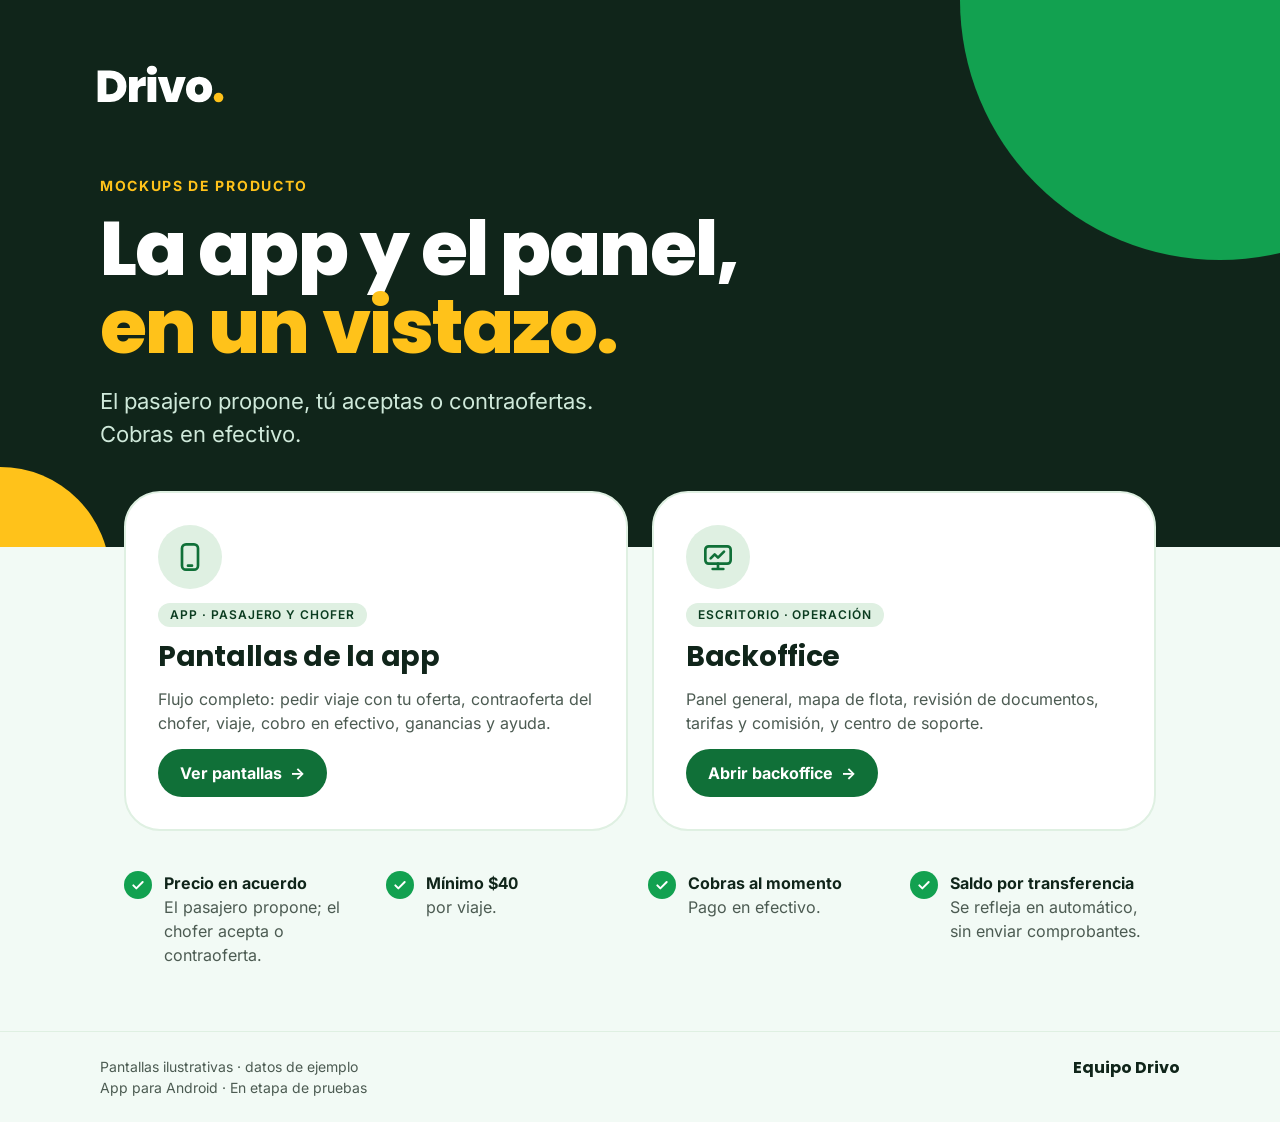
<file: index.html>
<!DOCTYPE html>
<html lang="es-MX" data-theme="light">
<head>
    <meta charset="UTF-8">
    <meta name="viewport" content="width=device-width, initial-scale=1.0">
    <title>Drivo · Mockups</title>
    <meta name="description" content="Mockups ilustrativos de la app Drivo y de su backoffice.">
    <link rel="icon" href="brand/logos/drivo-favicon.svg" type="image/svg+xml">
    <link rel="icon" href="brand/logos/drivo-favicon-32.png" sizes="32x32" type="image/png">
    <link rel="apple-touch-icon" href="brand/logos/drivo-favicon-192.png">
    <link rel="stylesheet" href="brand/drivo-tokens.css">
    <style>
        @font-face { font-family: 'Poppins'; font-weight: 700; font-display: swap; src: url(brand/fonts/Poppins-Bold.woff2) format('woff2'); }
        @font-face { font-family: 'Poppins'; font-weight: 800; font-display: swap; src: url(brand/fonts/Poppins-ExtraBold.woff2) format('woff2'); }
        @font-face { font-family: 'Inter'; font-weight: 400; font-display: swap; src: url(brand/fonts/Inter-400.woff2) format('woff2'); }
        @font-face { font-family: 'Inter'; font-weight: 600; font-display: swap; src: url(brand/fonts/Inter-600.woff2) format('woff2'); }
        @font-face { font-family: 'Inter'; font-weight: 700; font-display: swap; src: url(brand/fonts/Inter-700.woff2) format('woff2'); }

        * { margin: 0; padding: 0; box-sizing: border-box; }
        body { font: 400 18px/1.5 var(--drivo-font-text); color: var(--drivo-brand-night); background: var(--drivo-brand-niebla); }
        a { color: inherit; }
        :focus-visible { outline: 3px solid var(--drivo-green-700); outline-offset: 3px; border-radius: 12px; }

        .hero { position: relative; overflow: hidden; background: var(--drivo-brand-night); color: var(--drivo-neutral-0); padding: 56px 24px 96px; }
        .hero :focus-visible { outline-color: var(--drivo-brand-yellow); }
        .blob { position: absolute; border-radius: 50%; pointer-events: none; }
        .blob-green { width: 520px; height: 520px; right: -200px; top: -260px; }
        @media (max-width: 640px) { .blob-green { width: 240px; height: 240px; right: -140px; top: -150px; } }
        .wrap { max-width: 1080px; margin: 0 auto; position: relative; z-index: 1; }
        .logo { height: 56px; display: block; margin-left: -12px; }
        .kicker { font: 700 14px/20px var(--drivo-font-text); letter-spacing: .12em; text-transform: uppercase; color: var(--drivo-brand-yellow); margin: 64px 0 14px; }
        h1 { font: 800 clamp(40px, 7vw, 76px)/1.02 var(--drivo-font-display); letter-spacing: -.025em; max-width: 13ch; }
        h1 .y { color: var(--drivo-brand-yellow); }
        .lead { color: var(--drivo-brand-mint); font-size: clamp(18px, 2.2vw, 22px); max-width: 38ch; margin-top: 20px; }

        .cards { display: grid; grid-template-columns: repeat(auto-fit, minmax(300px, 1fr)); gap: 24px; margin-top: -56px; padding: 0 24px; }
        .card { display: flex; flex-direction: column; gap: 14px; background: var(--drivo-neutral-0); border: 2px solid var(--drivo-green-100); border-radius: var(--drivo-radius-2xl); padding: 32px; text-decoration: none; transition: transform var(--drivo-duration-short) var(--drivo-easing-standard), box-shadow var(--drivo-duration-short) var(--drivo-easing-standard); }
        .card:hover { transform: translateY(-3px); box-shadow: 0 18px 40px -20px rgba(16, 37, 26, .35); }
        .ico { width: 64px; height: 64px; border-radius: 50%; display: flex; align-items: center; justify-content: center; background: var(--drivo-green-100); flex: none; }
        .ico svg { width: 32px; height: 32px; }
        .card h2 { font: 700 28px/1.15 var(--drivo-font-display); letter-spacing: -.01em; }
        .card p { color: var(--drivo-neutral-600); font-size: 16px; }
        .card .go { margin-top: auto; display: inline-flex; align-items: center; gap: 8px; align-self: flex-start; min-height: 48px; padding: 12px 22px; border-radius: var(--drivo-radius-full); background: var(--drivo-green-700); color: var(--drivo-neutral-0); font: 700 16px/24px var(--drivo-font-text); }
        .tag { align-self: flex-start; font: 600 12px/16px var(--drivo-font-text); letter-spacing: .08em; text-transform: uppercase; color: var(--drivo-green-900); background: var(--drivo-green-100); border-radius: var(--drivo-radius-full); padding: 4px 12px; }

        .facts { display: grid; grid-template-columns: repeat(auto-fit, minmax(220px, 1fr)); gap: 16px; margin-top: 40px; padding: 0 24px; }
        .fact { display: flex; gap: 12px; align-items: flex-start; font-size: 16px; }
        .check { width: 28px; height: 28px; border-radius: 50%; background: var(--drivo-brand-green); display: flex; align-items: center; justify-content: center; flex: none; }
        .fact b { display: block; }
        .fact span { color: var(--drivo-neutral-600); }
        .pill-num { font-variant-numeric: tabular-nums; }

        footer { margin-top: 64px; border-top: 1px solid var(--drivo-green-100); padding: 24px; }
        footer .wrap { display: flex; flex-wrap: wrap; justify-content: space-between; gap: 12px; font-size: 14px; color: var(--drivo-neutral-600); }
        footer b { font: 700 16px/24px var(--drivo-font-display); color: var(--drivo-brand-night); }
    </style>
</head>
<body>
    <header class="hero">
        <div class="blob blob-green" style="background:var(--drivo-brand-green)"></div>
        <div class="blob" style="width:220px;height:220px;left:-110px;bottom:-140px;background:var(--drivo-brand-yellow)"></div>
        <div class="wrap">
            <img class="logo" src="brand/logos/drivo-logo-claro.svg" alt="Drivo">
            <p class="kicker">Mockups de producto</p>
            <h1>La app y el panel, <span class="y">en un vistazo.</span></h1>
            <p class="lead">El pasajero propone, tú aceptas o contraofertas. Cobras en efectivo.</p>
        </div>
    </header>

    <main class="wrap">
        <div class="cards">
            <a class="card" href="mockups.html">
                <span class="ico" aria-hidden="true"><svg viewBox="0 0 24 24" fill="none" stroke="#107038" stroke-width="2" stroke-linecap="round" stroke-linejoin="round"><rect x="6" y="2.5" width="12" height="19" rx="3"/><path d="M10.5 18.5h3"/></svg></span>
                <span class="tag">App · pasajero y chofer</span>
                <h2>Pantallas de la app</h2>
                <p>Flujo completo: pedir viaje con tu oferta, contraoferta del chofer, viaje, cobro en efectivo, ganancias y ayuda.</p>
                <span class="go">Ver pantallas <span aria-hidden="true">→</span></span>
            </a>
            <a class="card" href="backoffice.html">
                <span class="ico" aria-hidden="true"><svg viewBox="0 0 24 24" fill="none" stroke="#107038" stroke-width="2" stroke-linecap="round" stroke-linejoin="round"><rect x="2.5" y="4" width="19" height="13" rx="2.5"/><path d="M8 21h8M12 17v4M6.5 13l3-3 2.5 2.5 4.5-4.5"/></svg></span>
                <span class="tag">Escritorio · operación</span>
                <h2>Backoffice</h2>
                <p>Panel general, mapa de flota, revisión de documentos, tarifas y comisión, y centro de soporte.</p>
                <span class="go">Abrir backoffice <span aria-hidden="true">→</span></span>
            </a>
        </div>

        <div class="facts">
            <div class="fact"><span class="check" aria-hidden="true"><svg viewBox="0 0 24 24" width="16" height="16" fill="none" stroke="#fff" stroke-width="3" stroke-linecap="round" stroke-linejoin="round"><path d="M5 12.5l4.5 4.5L19 7.5"/></svg></span><div><b>Precio en acuerdo</b><span>El pasajero propone; el chofer acepta o contraoferta.</span></div></div>
            <div class="fact"><span class="check" aria-hidden="true"><svg viewBox="0 0 24 24" width="16" height="16" fill="none" stroke="#fff" stroke-width="3" stroke-linecap="round" stroke-linejoin="round"><path d="M5 12.5l4.5 4.5L19 7.5"/></svg></span><div><b class="pill-num">Mínimo $40</b><span>por viaje.</span></div></div>
            <div class="fact"><span class="check" aria-hidden="true"><svg viewBox="0 0 24 24" width="16" height="16" fill="none" stroke="#fff" stroke-width="3" stroke-linecap="round" stroke-linejoin="round"><path d="M5 12.5l4.5 4.5L19 7.5"/></svg></span><div><b>Cobras al momento</b><span>Pago en efectivo.</span></div></div>
            <div class="fact"><span class="check" aria-hidden="true"><svg viewBox="0 0 24 24" width="16" height="16" fill="none" stroke="#fff" stroke-width="3" stroke-linecap="round" stroke-linejoin="round"><path d="M5 12.5l4.5 4.5L19 7.5"/></svg></span><div><b>Saldo por transferencia</b><span>Se refleja en automático, sin enviar comprobantes.</span></div></div>
        </div>
    </main>

    <footer>
        <div class="wrap">
            <span>Pantallas ilustrativas · datos de ejemplo<br>App para Android · En etapa de pruebas</span>
            <b>Equipo Drivo</b>
        </div>
    </footer>
</body>
</html>
</file>
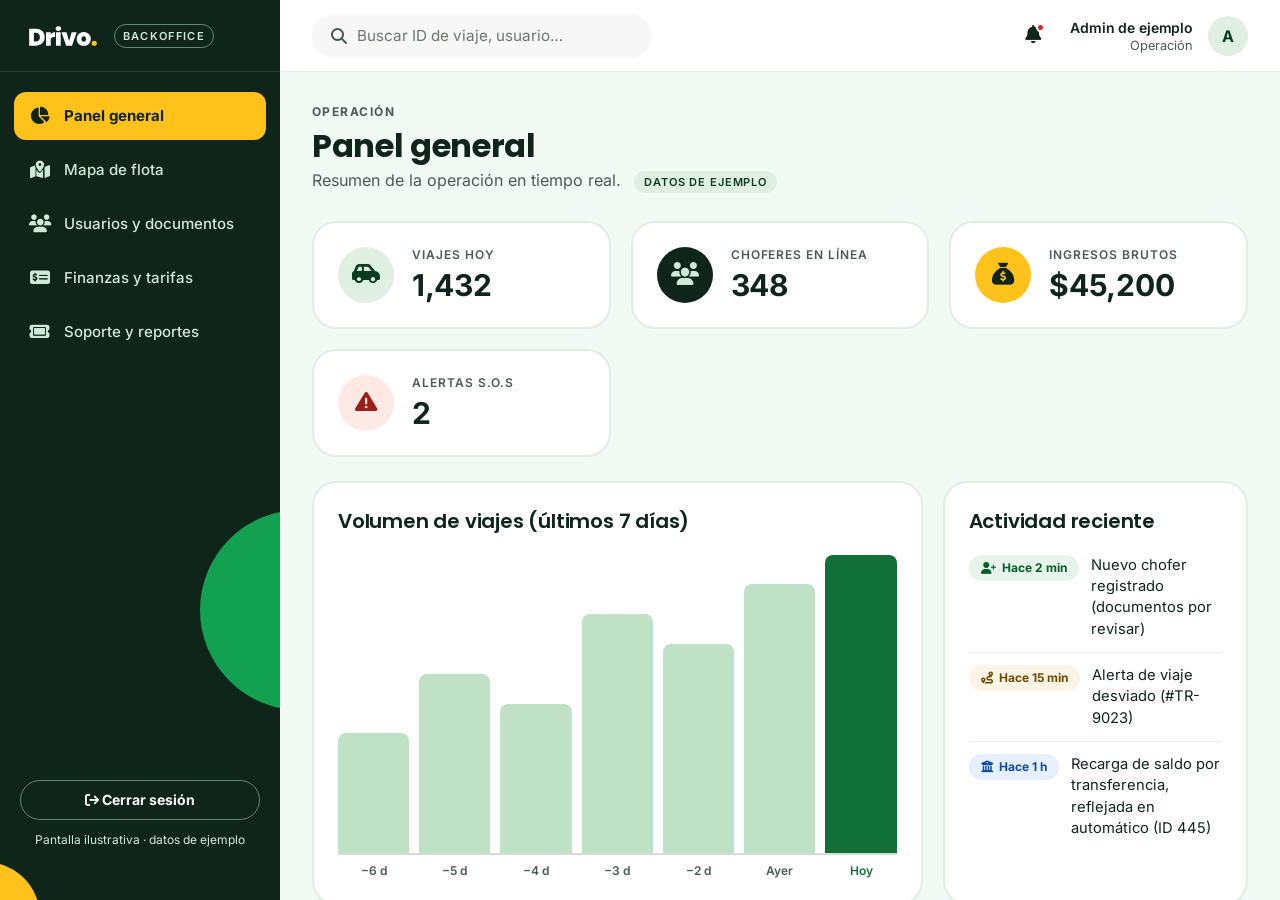
<file: backoffice.html>
<!DOCTYPE html>
<html lang="es-MX" data-theme="light">
<head>
    <meta charset="UTF-8">
    <meta name="viewport" content="width=device-width, initial-scale=1.0">
    <title>Drivo · Backoffice</title>
    <link rel="icon" href="brand/logos/drivo-favicon.svg" type="image/svg+xml">
    <link rel="icon" href="brand/logos/drivo-favicon-32.png" sizes="32x32" type="image/png">
    <link rel="apple-touch-icon" href="brand/logos/drivo-favicon-192.png">

    <!-- Tokens de marca Drivo -->
    <link rel="stylesheet" href="brand/drivo-tokens.css">

    <!-- Font Awesome -->
    <link rel="stylesheet" href="https://cdnjs.cloudflare.com/ajax/libs/font-awesome/6.4.0/css/all.min.css">

    <style>
        /* Fuentes de marca, autoalojadas */
        @font-face { font-family: 'Poppins'; font-weight: 600; font-display: swap; src: url(brand/fonts/Poppins-SemiBold.woff2) format('woff2'); }
        @font-face { font-family: 'Poppins'; font-weight: 700; font-display: swap; src: url(brand/fonts/Poppins-Bold.woff2) format('woff2'); }
        @font-face { font-family: 'Poppins'; font-weight: 800; font-display: swap; src: url(brand/fonts/Poppins-ExtraBold.woff2) format('woff2'); }
        @font-face { font-family: 'Inter'; font-weight: 400; font-display: swap; src: url(brand/fonts/Inter-400.woff2) format('woff2'); }
        @font-face { font-family: 'Inter'; font-weight: 500; font-display: swap; src: url(brand/fonts/Inter-500.woff2) format('woff2'); }
        @font-face { font-family: 'Inter'; font-weight: 600; font-display: swap; src: url(brand/fonts/Inter-600.woff2) format('woff2'); }
        @font-face { font-family: 'Inter'; font-weight: 700; font-display: swap; src: url(brand/fonts/Inter-700.woff2) format('woff2'); }

        :root {
            /* Colores (alias de tokens Drivo) */
            --primary: var(--drivo-primary);                 /* verde 700, botones y énfasis en claro */
            --on-primary: var(--drivo-on-primary);
            --primary-container: var(--drivo-primary-container);
            --on-primary-container: var(--drivo-on-primary-container);
            --night: var(--drivo-brand-night);               /* verde noche */
            --yellow: var(--drivo-brand-yellow);             /* amarillo Drivo: solo sobre oscuro o como fondo */
            --page-bg: var(--drivo-brand-niebla);
            --surface: var(--drivo-surface);
            --surface-container: var(--drivo-surface-container);
            --text-main: var(--drivo-on-surface);
            --text-muted: var(--drivo-neutral-600);
            --border: var(--drivo-green-100);
            --border-strong: var(--drivo-outline);
            --danger: var(--drivo-error-fg);
            --warning-bg: var(--drivo-warning-container);
            --warning-fg: var(--drivo-warning-onContainer);
            --success-bg: var(--drivo-success-container);
            --success-fg: var(--drivo-success-onContainer);
            --danger-bg: var(--drivo-error-container);
            --danger-fg: var(--drivo-error-onContainer);
            --info-bg: var(--drivo-info-container);
            --info-fg: var(--drivo-info-onContainer);

            /* Sizing */
            --sidebar-width: 280px;
            --topbar-height: 72px;
            --focus-ring: 0 0 0 3px var(--drivo-neutral-0), 0 0 0 6px var(--drivo-green-700);
        }

        * {
            margin: 0;
            padding: 0;
            box-sizing: border-box;
            font-family: var(--drivo-font-text);
        }

        body {
            background-color: var(--page-bg);
            color: var(--text-main);
            display: flex;
            height: 100vh;
            overflow: hidden;
        }

        /* Typography overrides for headings */
        h1, h2, h3, h4, h5 {
            font-family: var(--drivo-font-display);
            font-weight: 700;
            letter-spacing: -.01em;
        }
        .num, td, .kpi-info h2 { font-variant-numeric: tabular-nums; font-feature-settings: 'tnum' 1; }

        /* Focus visible en todo el panel */
        :focus { outline: none; }
        :focus-visible { box-shadow: var(--focus-ring); border-radius: 8px; }
        .sidebar :focus-visible { box-shadow: 0 0 0 3px var(--yellow); }

        .sr-only { position: absolute; width: 1px; height: 1px; padding: 0; margin: -1px; overflow: hidden; clip: rect(0,0,0,0); white-space: nowrap; border: 0; }

        /* ================= SIDEBAR ================= */
        .sidebar {
            width: var(--sidebar-width);
            background-color: var(--night);
            color: var(--drivo-neutral-0);
            display: flex;
            flex-direction: column;
            z-index: 100;
            position: relative;
            overflow: hidden;
            flex: none;
        }
        .sidebar .blob { position: absolute; border-radius: 50%; pointer-events: none; z-index: 0; }
        .sidebar > *:not(.blob) { position: relative; z-index: 1; }

        .brand {
            height: var(--topbar-height);
            display: flex;
            align-items: center;
            gap: 12px;
            padding: 0 24px;
            border-bottom: 1px solid #1E3F2F;
        }
        .brand img { height: 30px; display: block; }
        .brand span { font: 600 11px/16px var(--drivo-font-text); letter-spacing: .12em; text-transform: uppercase; color: var(--drivo-brand-mint); border: 1px solid var(--drivo-outline-chip-dark); border-radius: 999px; padding: 3px 8px; }

        .nav-links {
            padding: 20px 14px;
            flex: 1;
            overflow-y: auto;
        }

        .nav-item {
            display: flex;
            align-items: center;
            width: 100%;
            min-height: 48px;
            padding: 12px 14px;
            margin-bottom: 6px;
            border-radius: var(--drivo-radius-sm);
            border: none;
            background: transparent;
            color: var(--drivo-brand-mint);
            font: 500 15px/20px var(--drivo-font-text);
            text-align: left;
            text-decoration: none;
            cursor: pointer;
            transition: background var(--drivo-duration-short) var(--drivo-easing-standard), color var(--drivo-duration-short) var(--drivo-easing-standard);
        }

        .nav-item:hover {
            background: #173326;
            color: var(--drivo-neutral-0);
        }

        .nav-item.active {
            background: var(--yellow);
            color: var(--night);
            font-weight: 700;
        }

        .nav-item i {
            width: 24px;
            font-size: 1.1rem;
            margin-right: 12px;
            text-align: center;
        }

        .sidebar-foot { padding: 20px 20px 52px; }
        .sidebar-foot .btn-outline { color: var(--drivo-neutral-0); border-color: var(--drivo-outline-chip-dark); }
        .sidebar-foot .btn-outline:hover { background: #173326; }
        .sidebar-foot p { margin-top: 12px; font: 400 12px/16px var(--drivo-font-text); color: var(--drivo-brand-mint); text-align: center; }

        /* ================= MAIN CONTENT ================= */
        .main-wrapper {
            flex: 1;
            display: flex;
            flex-direction: column;
            overflow: hidden;
            min-width: 0;
        }

        .topbar {
            height: var(--topbar-height);
            background-color: var(--surface);
            border-bottom: 1px solid var(--border);
            display: flex;
            align-items: center;
            justify-content: space-between;
            padding: 0 32px;
            flex: none;
        }

        .search-box {
            background: var(--surface-container);
            border: 1.5px solid transparent;
            border-radius: 999px;
            padding: 0 18px;
            min-height: 44px;
            display: flex;
            align-items: center;
            width: 340px;
        }
        .search-box:focus-within { border-color: var(--primary); background: var(--surface); box-shadow: 0 0 0 3px var(--drivo-green-100); }

        .search-box input {
            background: transparent;
            border: none;
            color: var(--text-main);
            outline: none;
            margin-left: 10px;
            width: 100%;
            font-size: 0.95rem;
        }
        .search-box input::placeholder { color: var(--drivo-neutral-500); }
        .search-box input:focus-visible { box-shadow: none; }

        .admin-profile {
            display: flex;
            align-items: center;
            gap: 15px;
        }

        .icon-btn { width: 44px; height: 44px; border-radius: 50%; border: none; background: transparent; color: var(--text-main); font-size: 1.15rem; cursor: pointer; display: inline-flex; align-items: center; justify-content: center; position: relative; }
        .icon-btn:hover { background: var(--surface-container); }
        .icon-btn .dot { position: absolute; top: 9px; right: 10px; width: 9px; height: 9px; border-radius: 50%; background: var(--danger); border: 2px solid var(--surface); }

        .admin-avatar {
            width: 40px;
            height: 40px;
            border-radius: 50%;
            background: var(--primary-container);
            color: var(--on-primary-container);
            display: flex;
            justify-content: center;
            align-items: center;
            font-weight: 700;
            flex: none;
        }

        .content-area {
            flex: 1;
            padding: 32px;
            overflow-y: auto;
            position: relative;
        }

        .screen {
            display: none;
            animation: fadeIn var(--drivo-duration-long) var(--drivo-easing-emphasized-decelerate);
            max-width: 1400px;
        }

        .screen.active {
            display: block;
        }

        @keyframes fadeIn {
            from { opacity: 0; transform: translateY(10px); }
            to { opacity: 1; transform: translateY(0); }
        }

        /* ================= COMPONENTS ================= */
        .page-header {
            margin-bottom: 28px;
        }
        .kicker { font: 700 12px/16px var(--drivo-font-text); letter-spacing: .12em; text-transform: uppercase; color: var(--primary); margin-bottom: 6px; }

        .page-header h2 {
            font: var(--drivo-type-headline-large);
            margin-bottom: 4px;
        }

        .page-header p {
            color: var(--text-muted);
        }
        .sample-tag { display: inline-flex; align-items: center; gap: 6px; margin-left: 8px; font: 600 11px/16px var(--drivo-font-text); letter-spacing: .08em; text-transform: uppercase; color: var(--on-primary-container); background: var(--primary-container); border-radius: 999px; padding: 3px 10px; vertical-align: middle; }

        /* Cards */
        .kpi-grid {
            display: grid;
            grid-template-columns: repeat(auto-fit, minmax(240px, 1fr));
            gap: 20px;
            margin-bottom: 24px;
        }

        .card {
            background: var(--surface);
            border-radius: var(--drivo-radius-lg);
            padding: 24px;
            border: 2px solid var(--border);
        }
        .card h3 { font: var(--drivo-type-title-large); font-size: 20px; }

        .kpi-card {
            display: flex;
            align-items: center;
            gap: 18px;
        }

        .kpi-icon {
            width: 56px;
            height: 56px;
            border-radius: 50%;
            display: flex;
            justify-content: center;
            align-items: center;
            font-size: 1.4rem;
            flex: none;
        }

        .kpi-icon.green { background: var(--primary-container); color: var(--on-primary-container); }
        .kpi-icon.blue { background: var(--night); color: var(--drivo-brand-mint); }
        .kpi-icon.yellow { background: var(--yellow); color: var(--night); }
        .kpi-icon.red { background: var(--danger-bg); color: var(--danger-fg); }

        .kpi-info h4 {
            color: var(--text-muted);
            font: 600 12px/16px var(--drivo-font-text);
            text-transform: uppercase;
            letter-spacing: .08em;
            margin-bottom: 4px;
        }

        .kpi-info h2 {
            font: 700 30px/36px var(--drivo-font-text);
            letter-spacing: -.01em;
        }

        /* Tables */
        .table-container {
            overflow-x: auto;
        }

        table {
            width: 100%;
            border-collapse: collapse;
        }

        th, td {
            padding: 14px 16px;
            text-align: left;
            border-bottom: 1px solid var(--drivo-neutral-100);
        }

        th {
            color: var(--text-muted);
            font: 600 12px/16px var(--drivo-font-text);
            letter-spacing: .08em;
            text-transform: uppercase;
            background: var(--surface-container);
        }
        th:first-child { border-top-left-radius: 12px; border-bottom-left-radius: 12px; }
        th:last-child { border-top-right-radius: 12px; border-bottom-right-radius: 12px; }
        td { font-size: 0.95rem; }

        tbody tr:hover {
            background: var(--drivo-green-50);
        }

        /* Badges & Buttons */
        .badge {
            padding: 5px 12px;
            border-radius: 999px;
            font: 700 12px/16px var(--drivo-font-text);
            display: inline-flex;
            align-items: center;
            gap: 6px;
        }
        .badge.pending { background: var(--warning-bg); color: var(--warning-fg); }
        .badge.active { background: var(--success-bg); color: var(--success-fg); }
        .badge.danger { background: var(--danger-bg); color: var(--danger-fg); }

        .btn {
            min-height: 40px;
            padding: 9px 18px;
            border-radius: 999px;
            border: 1.5px solid transparent;
            cursor: pointer;
            font: 700 14px/20px var(--drivo-font-text);
            transition: background var(--drivo-duration-short) var(--drivo-easing-standard), filter var(--drivo-duration-short) var(--drivo-easing-standard);
            white-space: nowrap;
        }

        .btn:hover { filter: brightness(1.08); }
        .btn-primary { background: var(--primary); color: var(--on-primary); }
        .btn-danger { background: var(--danger); color: var(--drivo-neutral-0); }
        .btn-outline { background: transparent; border-color: var(--border-strong); color: var(--text-main); }
        .btn-outline:hover { background: var(--surface-container); filter: none; }
        .btn-chip { background: var(--surface-container); color: var(--text-main); }
        .btn-chip.active { background: var(--night); color: var(--drivo-neutral-0); }

        /* Mock Map (color.mockup.*) */
        .mock-map {
            width: 100%;
            height: 600px;
            border-radius: var(--drivo-radius-lg);
            position: relative;
            overflow: hidden;
            background:
                linear-gradient(6deg, transparent 0 40%, var(--drivo-neutral-0) 40% 41.6%, transparent 41.6% 100%),
                linear-gradient(-4deg, transparent 0 74%, var(--drivo-neutral-0) 74% 75.4%, transparent 75.4% 100%),
                linear-gradient(93deg, transparent 0 30%, var(--drivo-neutral-0) 30% 31.2%, transparent 31.2% 100%),
                linear-gradient(86deg, transparent 0 66%, var(--drivo-neutral-0) 66% 67.2%, transparent 67.2% 100%),
                repeating-linear-gradient(0deg, transparent 0 72px, var(--drivo-mockup-map-light-road) 72px 76px),
                repeating-linear-gradient(90deg, transparent 0 96px, var(--drivo-mockup-map-light-road) 96px 100px);
            background-color: var(--drivo-mockup-map-light);
            border: 2px solid var(--border);
        }

        .map-marker {
            position: absolute;
            width: 34px;
            height: 34px;
            border-radius: 50%;
            display: flex;
            justify-content: center;
            align-items: center;
            font-size: 0.85rem;
            color: var(--drivo-neutral-0);
            border: 3px solid var(--drivo-neutral-0);
            box-shadow: 0 2px 8px rgba(16,37,26,0.3);
        }
        .map-marker.available { background: var(--primary); }
        .map-marker.on-trip { background: var(--yellow); color: var(--night); border-color: var(--night); }
        .map-marker.alert { background: var(--danger); }

        .map-legend { position: absolute; bottom: 20px; left: 20px; background: var(--surface); padding: 16px 18px; border-radius: var(--drivo-radius-md); border: 2px solid var(--border); }
        .map-legend h4 { margin-bottom: 10px; font: 600 16px/24px var(--drivo-font-text); }
        .map-legend div { display: flex; align-items: center; gap: 10px; margin-bottom: 8px; font-size: 0.9rem; }
        .map-legend div:last-child { margin-bottom: 0; }
        .map-legend .map-marker { position: static; width: 26px; height: 26px; border-width: 2px; font-size: 0.7rem; box-shadow: none; }

        /* Forms */
        .form-group {
            margin-bottom: 20px;
        }
        .form-group label {
            display: block;
            margin-bottom: 8px;
            color: var(--text-main);
            font: 600 14px/20px var(--drivo-font-text);
        }
        .form-control {
            width: 100%;
            min-height: 48px;
            padding: 12px 14px;
            background: var(--surface);
            border: 1.5px solid var(--border-strong);
            border-radius: var(--drivo-radius-sm);
            color: var(--text-main);
            font-size: 1rem;
            font-variant-numeric: tabular-nums;
        }
        .form-control:hover { border-color: var(--text-main); }
        .form-control:focus-visible, .form-control:focus { border-color: var(--primary); box-shadow: 0 0 0 3px var(--drivo-green-100); outline: none; }
        .hint { font-size: 0.85rem; color: var(--text-muted); margin-top: 6px; line-height: 1.45; }

        .activity { list-style: none; }
        .activity li { display: flex; gap: 12px; align-items: flex-start; padding: 12px 0; border-bottom: 1px solid var(--drivo-neutral-100); font-size: 0.92rem; line-height: 1.45; }
        .activity li:last-child { border-bottom: none; }
        .activity .badge { flex: none; }

        .chart-days { display: flex; gap: 10px; margin-top: 8px; }
        .chart-days span { flex: 1; text-align: center; font: 600 12px/16px var(--drivo-font-text); color: var(--text-muted); }

        @media (max-width: 900px) {
            body { flex-direction: column; height: auto; min-height: 100vh; overflow: auto; }
            .sidebar { width: 100%; }
            .sidebar .blob { display: none; }
            .nav-links { display: flex; gap: 6px; overflow-x: auto; padding: 10px 14px; }
            .nav-item { width: auto; margin: 0; white-space: nowrap; flex: none; }
            .sidebar-foot { display: none; }
            .main-wrapper { overflow: visible; }
            .topbar { padding: 0 16px; gap: 12px; }
            .search-box { width: auto; flex: 1; min-width: 0; }
            .admin-profile .who { display: none; }
            .content-area { padding: 20px 16px; overflow: visible; }
            .two-col { grid-template-columns: 1fr !important; }
            .page-header.split { flex-direction: column; align-items: flex-start !important; gap: 12px; }
            .card-head { flex-direction: column; align-items: flex-start !important; gap: 12px; }
            .card-head > div { flex-wrap: wrap; }
            .mock-map { height: 460px; }
        }
    </style>
</head>
<body>

    <!-- ================= SIDEBAR ================= -->
    <aside class="sidebar" data-theme="dark">
        <div class="blob" style="width:200px;height:200px;right:-120px;bottom:190px;background:var(--drivo-brand-green)"></div>
        <div class="blob" style="width:110px;height:110px;left:-70px;bottom:-72px;background:var(--drivo-brand-yellow)"></div>
        <div class="brand">
            <a href="index.html" style="display:flex;border-radius:8px;"><img src="brand/logos/drivo-logo-claro.svg" alt="Drivo · ir al inicio"></a>
            <span>Backoffice</span>
        </div>
        <nav class="nav-links" aria-label="Secciones">
            <button class="nav-item active" onclick="showScreen('1')" id="nav-1" aria-current="page"><i class="fa-solid fa-chart-pie"></i> Panel general</button>
            <button class="nav-item" onclick="showScreen('2')" id="nav-2"><i class="fa-solid fa-map-location-dot"></i> Mapa de flota</button>
            <button class="nav-item" onclick="showScreen('3')" id="nav-3"><i class="fa-solid fa-users"></i> Usuarios y documentos</button>
            <button class="nav-item" onclick="showScreen('4')" id="nav-4"><i class="fa-solid fa-money-check-dollar"></i> Finanzas y tarifas</button>
            <button class="nav-item" onclick="showScreen('5')" id="nav-5"><i class="fa-solid fa-ticket"></i> Soporte y reportes</button>
        </nav>
        <div class="sidebar-foot">
            <button class="btn btn-outline" style="width: 100%;"><i class="fa-solid fa-arrow-right-from-bracket"></i> Cerrar sesión</button>
            <p>Pantalla ilustrativa · datos de ejemplo</p>
        </div>
    </aside>

    <!-- ================= MAIN WRAPPER ================= -->
    <div class="main-wrapper">
        <!-- TOPBAR -->
        <header class="topbar">
            <div class="search-box">
                <i class="fa-solid fa-magnifying-glass" style="color: var(--text-muted);" aria-hidden="true"></i>
                <label for="bo-search" class="sr-only">Buscar</label>
                <input id="bo-search" type="search" placeholder="Buscar ID de viaje, usuario…">
            </div>
            <div class="admin-profile">
                <button class="icon-btn" aria-label="Notificaciones (2 nuevas)"><i class="fa-solid fa-bell"></i><span class="dot"></span></button>
                <div class="who" style="text-align: right;">
                    <h4 style="margin: 0; font: 600 14px/20px var(--drivo-font-text);">Admin de ejemplo</h4>
                    <p style="margin: 0; font-size: 0.8rem; color: var(--text-muted);">Operación</p>
                </div>
                <div class="admin-avatar" aria-hidden="true">A</div>
            </div>
        </header>

        <!-- CONTENT AREA -->
        <main class="content-area">

            <!-- SCREEN 1: PANEL GENERAL -->
            <section id="screen-1" class="screen active">
                <div class="page-header">
                    <p class="kicker">Operación</p>
                    <h2>Panel general</h2>
                    <p>Resumen de la operación en tiempo real. <span class="sample-tag">Datos de ejemplo</span></p>
                </div>

                <div class="kpi-grid">
                    <div class="card kpi-card">
                        <div class="kpi-icon green"><i class="fa-solid fa-car-side"></i></div>
                        <div class="kpi-info">
                            <h4>Viajes hoy</h4>
                            <h2>1,432</h2>
                        </div>
                    </div>
                    <div class="card kpi-card">
                        <div class="kpi-icon blue"><i class="fa-solid fa-users"></i></div>
                        <div class="kpi-info">
                            <h4>Choferes en línea</h4>
                            <h2>348</h2>
                        </div>
                    </div>
                    <div class="card kpi-card">
                        <div class="kpi-icon yellow"><i class="fa-solid fa-sack-dollar"></i></div>
                        <div class="kpi-info">
                            <h4>Ingresos brutos</h4>
                            <h2>$45,200</h2>
                        </div>
                    </div>
                    <div class="card kpi-card">
                        <div class="kpi-icon red"><i class="fa-solid fa-triangle-exclamation"></i></div>
                        <div class="kpi-info">
                            <h4>Alertas S.O.S</h4>
                            <h2>2</h2>
                        </div>
                    </div>
                </div>

                <div class="two-col" style="display: grid; grid-template-columns: 2fr 1fr; gap: 20px;">
                    <div class="card">
                        <h3 style="margin-bottom: 20px;">Volumen de viajes (últimos 7 días)</h3>
                        <!-- Gráfica simulada con CSS simple -->
                        <div role="img" aria-label="Gráfica de barras de ejemplo: el volumen sube durante la semana y el día más alto es hoy." style="height: 300px; display: flex; align-items: flex-end; gap: 10px; padding-bottom: 0; border-bottom: 2px solid var(--drivo-neutral-200);">
                            <div style="flex: 1; background: var(--drivo-green-200); height: 40%; border-radius: 8px 8px 0 0;"></div>
                            <div style="flex: 1; background: var(--drivo-green-200); height: 60%; border-radius: 8px 8px 0 0;"></div>
                            <div style="flex: 1; background: var(--drivo-green-200); height: 50%; border-radius: 8px 8px 0 0;"></div>
                            <div style="flex: 1; background: var(--drivo-green-200); height: 80%; border-radius: 8px 8px 0 0;"></div>
                            <div style="flex: 1; background: var(--drivo-green-200); height: 70%; border-radius: 8px 8px 0 0;"></div>
                            <div style="flex: 1; background: var(--drivo-green-200); height: 90%; border-radius: 8px 8px 0 0;"></div>
                            <div style="flex: 1; background: var(--drivo-green-700); height: 100%; border-radius: 8px 8px 0 0;"></div>
                        </div>
                        <div class="chart-days" aria-hidden="true"><span>−6 d</span><span>−5 d</span><span>−4 d</span><span>−3 d</span><span>−2 d</span><span>Ayer</span><span style="color: var(--primary);">Hoy</span></div>
                    </div>
                    <div class="card">
                        <h3 style="margin-bottom: 8px;">Actividad reciente</h3>
                        <ul class="activity">
                            <li><span class="badge active"><i class="fa-solid fa-user-plus"></i> Hace 2 min</span> Nuevo chofer registrado (documentos por revisar)</li>
                            <li><span class="badge pending"><i class="fa-solid fa-route"></i> Hace 15 min</span> Alerta de viaje desviado (#TR-9023)</li>
                            <li><span class="badge" style="background: var(--info-bg); color: var(--info-fg);"><i class="fa-solid fa-building-columns"></i> Hace 1 h</span> Recarga de saldo por transferencia, reflejada en automático (ID 445)</li>
                        </ul>
                    </div>
                </div>
            </section>

            <!-- SCREEN 2: MAPA DE FLOTA -->
            <section id="screen-2" class="screen">
                <div class="page-header split" style="display: flex; justify-content: space-between; align-items: center;">
                    <div>
                        <p class="kicker">En vivo</p>
                        <h2>Mapa de flota</h2>
                        <p>Ubicación GPS en tiempo real de los choferes en línea. <span class="sample-tag">Datos de ejemplo</span></p>
                    </div>
                    <div>
                        <label for="bo-zone" class="sr-only">Zona</label>
                        <select id="bo-zone" class="form-control" style="width: 220px;">
                            <option>Zona centro</option>
                            <option>Zona norte</option>
                        </select>
                    </div>
                </div>

                <div class="mock-map" role="img" aria-label="Mapa ilustrativo con 2 choferes disponibles, 1 en viaje y 1 alerta S.O.S">
                    <!-- Flota simulada -->
                    <!-- Auto disponible -->
                    <div class="map-marker available" style="top: 30%; left: 45%;"><i class="fa-solid fa-car"></i></div>
                    <div class="map-marker available" style="top: 50%; left: 60%;"><i class="fa-solid fa-car"></i></div>

                    <!-- Auto en viaje -->
                    <div class="map-marker on-trip" style="top: 70%; left: 30%;"><i class="fa-solid fa-route"></i></div>

                    <!-- Alerta -->
                    <div class="map-marker alert" style="top: 40%; left: 80%; animation: pulseMarker 1.5s infinite;"><i class="fa-solid fa-triangle-exclamation"></i></div>

                    <style>
                        @keyframes pulseMarker {
                            0% { box-shadow: 0 0 0 0 rgba(200, 43, 33, 0.6); }
                            70% { box-shadow: 0 0 0 15px rgba(200, 43, 33, 0); }
                            100% { box-shadow: 0 0 0 0 rgba(200, 43, 33, 0); }
                        }
                    </style>

                    <div class="map-legend">
                        <h4>Simbología</h4>
                        <div><span class="map-marker available"><i class="fa-solid fa-car"></i></span> Disponible</div>
                        <div><span class="map-marker on-trip"><i class="fa-solid fa-route"></i></span> En viaje</div>
                        <div><span class="map-marker alert"><i class="fa-solid fa-triangle-exclamation"></i></span> S.O.S / alerta</div>
                    </div>
                </div>
            </section>

            <!-- SCREEN 3: USUARIOS Y DOCUMENTOS -->
            <section id="screen-3" class="screen">
                <div class="page-header">
                    <p class="kicker">Usuarios</p>
                    <h2>Usuarios y documentos</h2>
                    <p>Revisión de documentos de choferes e historial de pasajeros. <span class="sample-tag">Datos de ejemplo</span></p>
                </div>

                <div class="card">
                    <div class="card-head" style="display: flex; justify-content: space-between; align-items: center; margin-bottom: 20px;">
                        <h3>Choferes con documentos por revisar</h3>
                        <div style="display: flex; gap: 10px;" role="group" aria-label="Filtro">
                            <button class="btn btn-chip active" aria-pressed="true">Pendientes (3)</button>
                            <button class="btn btn-chip" aria-pressed="false">Todos los choferes</button>
                            <button class="btn btn-chip" aria-pressed="false">Pasajeros</button>
                        </div>
                    </div>

                    <div class="table-container">
                        <table>
                            <thead>
                                <tr>
                                    <th>ID</th>
                                    <th>Nombre</th>
                                    <th>Vehículo</th>
                                    <th>Registro</th>
                                    <th>Documentos</th>
                                    <th>Acción</th>
                                </tr>
                            </thead>
                            <tbody>
                                <tr>
                                    <td>#D-8801</td>
                                    <td>
                                        <div style="display: flex; align-items: center; gap: 10px;">
                                            <div class="admin-avatar" style="width:32px; height:32px; font-size: 0.85rem;">B</div>
                                            Beto Muestra
                                        </div>
                                    </td>
                                    <td>Nissan Versa 2019 (ABC-123)</td>
                                    <td>Hace 1 día</td>
                                    <td><span class="badge pending"><i class="fa-solid fa-hourglass-half"></i> Por revisar</span></td>
                                    <td>
                                        <button class="btn btn-primary" onclick="alert('Abriendo visor de documentos…')">Revisar documentos</button>
                                    </td>
                                </tr>
                                <tr>
                                    <td>#D-8795</td>
                                    <td>
                                        <div style="display: flex; align-items: center; gap: 10px;">
                                            <div class="admin-avatar" style="width:32px; height:32px; font-size: 0.85rem; background: var(--drivo-neutral-100); color: var(--text-main);">R</div>
                                            Raúl Ejemplo
                                        </div>
                                    </td>
                                    <td>Chevrolet Aveo 2021</td>
                                    <td>Hace 2 días</td>
                                    <td><span class="badge danger"><i class="fa-solid fa-circle-xmark"></i> INE rechazada</span></td>
                                    <td>
                                        <button class="btn btn-outline">Verificar de nuevo</button>
                                    </td>
                                </tr>
                            </tbody>
                        </table>
                    </div>
                </div>
            </section>

            <!-- SCREEN 4: FINANZAS Y TARIFAS -->
            <section id="screen-4" class="screen">
                <div class="page-header">
                    <p class="kicker">Finanzas</p>
                    <h2>Finanzas y tarifas</h2>
                    <p>Reglas de la tarifa sugerida y de la comisión. <span class="sample-tag">Datos de ejemplo</span></p>
                </div>

                <div class="two-col" style="display: grid; grid-template-columns: 1fr 1fr; gap: 20px;">
                    <!-- Motor de Precios -->
                    <div class="card">
                        <h3 style="margin-bottom: 6px;">Tarifa sugerida</h3>
                        <p class="hint" style="margin: 0 0 20px; padding-bottom: 14px; border-bottom: 1px solid var(--drivo-neutral-100);">Es solo una referencia: el pasajero propone y el chofer acepta o contraoferta.</p>
                        <div class="form-group">
                            <label for="f-base">Tarifa base inicial (MXN)</label>
                            <input id="f-base" type="number" class="form-control" value="25.00">
                        </div>
                        <div class="form-group">
                            <label for="f-km">Precio por kilómetro (MXN)</label>
                            <input id="f-km" type="number" class="form-control" value="6.50">
                        </div>
                        <div class="form-group">
                            <label for="f-min">Tarifa mínima por viaje (MXN)</label>
                            <input id="f-min" type="number" class="form-control" value="40" min="40">
                            <p class="hint">Mínimo $40 por viaje.</p>
                        </div>
                        <div class="form-group">
                            <label for="f-mult">Ajuste de la tarifa sugerida por demanda</label>
                            <select id="f-mult" class="form-control">
                                <option>Desactivado (1.0x)</option>
                                <option>Lluvia leve (1.2x)</option>
                                <option selected>Alta demanda (1.5x)</option>
                                <option>Extrema (2.0x)</option>
                            </select>
                        </div>
                        <button class="btn btn-primary" style="width: 100%; min-height: 48px;">Actualizar tarifas</button>
                    </div>

                    <!-- Comisiones y Cupones -->
                    <div class="card">
                        <h3 style="margin-bottom: 20px; border-bottom: 1px solid var(--drivo-neutral-100); padding-bottom: 14px;">Modelo de negocio</h3>
                        <div class="form-group">
                            <label for="f-com">Comisión Drivo por viaje (%)</label>
                            <div style="display: flex; gap: 10px;">
                                <input id="f-com" type="number" class="form-control" value="10.0" max="100">
                                <button class="btn btn-outline" style="min-height: 48px;">Aplicar</button>
                            </div>
                            <p class="hint num">Aplica a los viajes nuevos que se acepten. Ejemplo: en un viaje de $60, el chofer recibe $54.00.</p>
                        </div>

                        <h3 style="margin: 30px 0 20px 0; border-bottom: 1px solid var(--drivo-neutral-100); padding-bottom: 14px;">Generador de cupones</h3>
                        <label for="f-cupon" class="sr-only">Código del cupón</label>
                        <div style="display: flex; gap: 10px;">
                            <input id="f-cupon" type="text" class="form-control" placeholder="Ej. BIENVENIDA50">
                            <button class="btn btn-primary" style="min-height: 48px;">Crear</button>
                        </div>
                    </div>
                </div>
            </section>

            <!-- SCREEN 5: SOPORTE Y TICKETS -->
            <section id="screen-5" class="screen">
                <div class="page-header">
                    <p class="kicker">Soporte</p>
                    <h2>Centro de soporte</h2>
                    <p>Reportes de soporte y atención de emergencias S.O.S. <span class="sample-tag">Datos de ejemplo</span></p>
                </div>

                <div class="card">
                    <div class="table-container">
                        <table>
                            <thead>
                                <tr>
                                    <th>Reporte</th>
                                    <th>Tipo</th>
                                    <th>Usuario</th>
                                    <th>Fecha</th>
                                    <th>Estado</th>
                                    <th>Acción</th>
                                </tr>
                            </thead>
                            <tbody>
                                <tr style="background: var(--danger-bg);">
                                    <td><strong style="color: var(--danger-fg);">#SOS-991</strong></td>
                                    <td><strong style="color: var(--danger-fg);"><i class="fa-solid fa-triangle-exclamation"></i> Alerta de pánico</strong></td>
                                    <td>Ana Ejemplo (pasajera)</td>
                                    <td>Hace 2 min</td>
                                    <td><span class="badge danger" style="background: var(--drivo-neutral-0);"><i class="fa-solid fa-circle-exclamation"></i> Crítico</span></td>
                                    <td><button class="btn btn-danger">Atender ahora</button></td>
                                </tr>
                                <tr>
                                    <td>#TK-1042</td>
                                    <td>Problema de cobro</td>
                                    <td>Luis Ejemplo (chofer)</td>
                                    <td>Hace 1 h</td>
                                    <td><span class="badge pending"><i class="fa-solid fa-envelope-open"></i> Abierto</span></td>
                                    <td><button class="btn btn-outline">Ver detalle</button></td>
                                </tr>
                                <tr>
                                    <td>#TK-1038</td>
                                    <td>Objeto perdido</td>
                                    <td>Sofía Muestra (pasajera)</td>
                                    <td>Hace 4 h</td>
                                    <td><span class="badge active"><i class="fa-solid fa-circle-check"></i> Resuelto</span></td>
                                    <td><button class="btn btn-outline">Archivo</button></td>
                                </tr>
                            </tbody>
                        </table>
                    </div>
                </div>
            </section>

        </main>
    </div>

    <script>
        function showScreen(id) {
            // Hide all screens
            document.querySelectorAll('.screen').forEach(el => el.classList.remove('active'));
            // Deselect all nav items
            document.querySelectorAll('.nav-item').forEach(el => { el.classList.remove('active'); el.removeAttribute('aria-current'); });

            // Show target screen
            document.getElementById('screen-' + id).classList.add('active');
            // Highlight nav
            const nav = document.getElementById('nav-' + id);
            nav.classList.add('active');
            nav.setAttribute('aria-current', 'page');
        }
    </script>
</body>
</html>
</file>
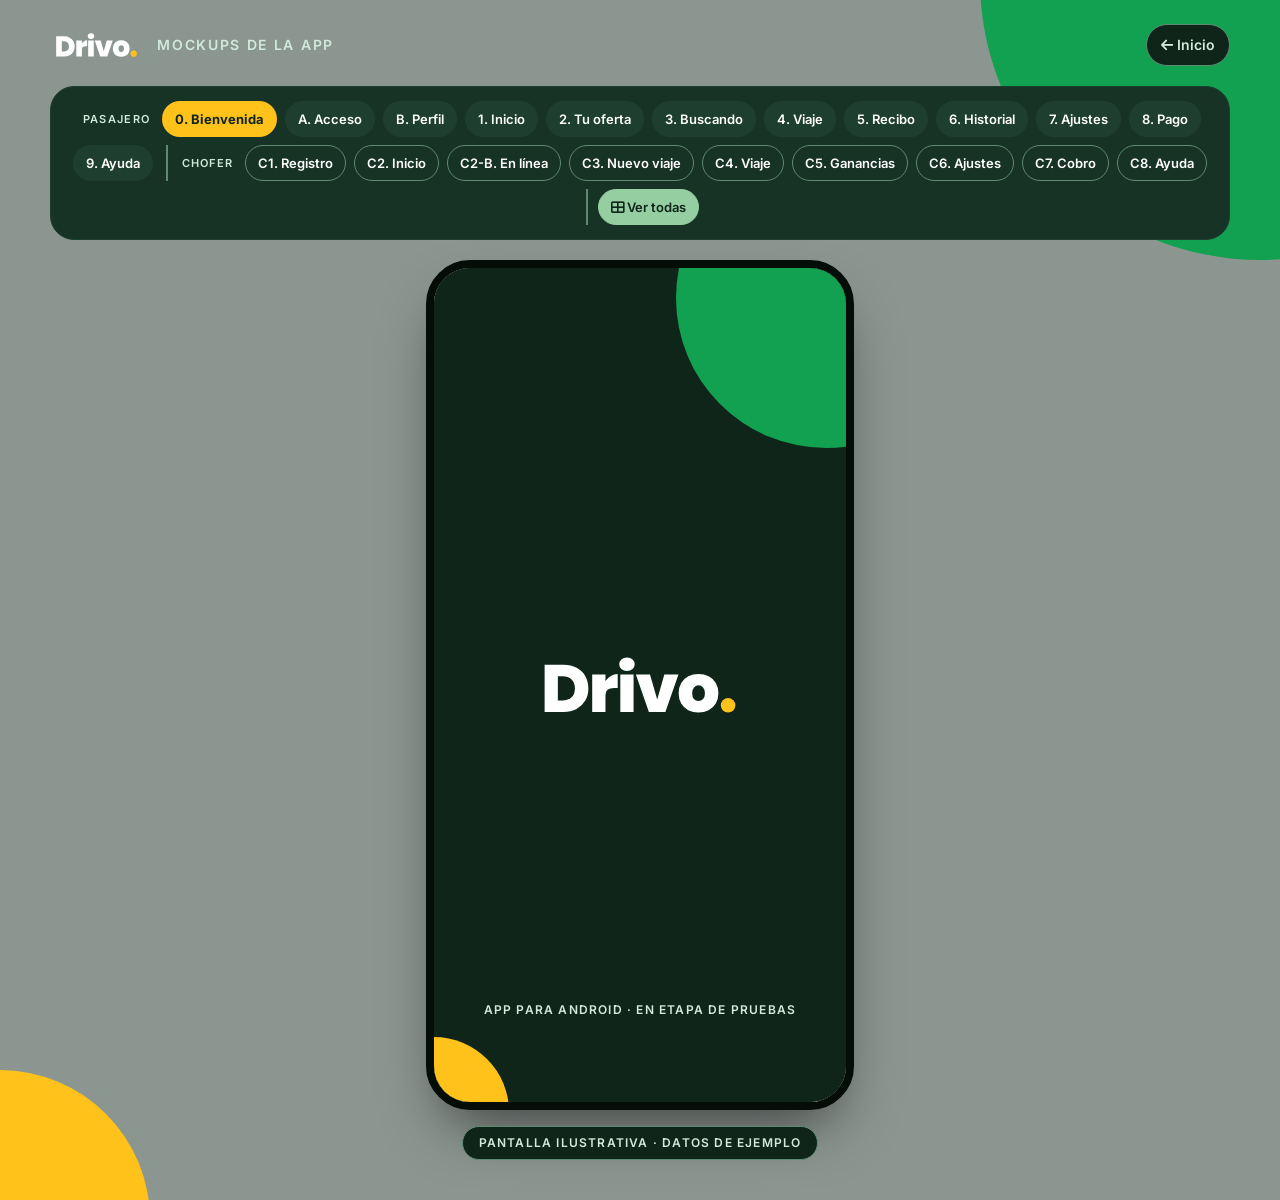
<file: mockups.html>
<!DOCTYPE html>
<html lang="es-MX" data-theme="light">
<head>
    <meta charset="UTF-8">
    <meta name="viewport" content="width=device-width, initial-scale=1.0">
    <title>Drivo · Mockups de la app</title>
    <link rel="icon" href="brand/logos/drivo-favicon.svg" type="image/svg+xml">
    <link rel="icon" href="brand/logos/drivo-favicon-32.png" sizes="32x32" type="image/png">
    <link rel="apple-touch-icon" href="brand/logos/drivo-favicon-192.png">
    <link rel="stylesheet" href="brand/drivo-tokens.css">
    <link rel="stylesheet" href="https://cdnjs.cloudflare.com/ajax/libs/font-awesome/6.4.0/css/all.min.css">
    <style>
        /* Fuentes de marca, autoalojadas (Poppins display · Inter texto) */
        @font-face { font-family: 'Poppins'; font-weight: 600; font-display: swap; src: url(brand/fonts/Poppins-SemiBold.woff2) format('woff2'); }
        @font-face { font-family: 'Poppins'; font-weight: 700; font-display: swap; src: url(brand/fonts/Poppins-Bold.woff2) format('woff2'); }
        @font-face { font-family: 'Poppins'; font-weight: 800; font-display: swap; src: url(brand/fonts/Poppins-ExtraBold.woff2) format('woff2'); }
        @font-face { font-family: 'Inter'; font-weight: 400; font-display: swap; src: url(brand/fonts/Inter-400.woff2) format('woff2'); }
        @font-face { font-family: 'Inter'; font-weight: 500; font-display: swap; src: url(brand/fonts/Inter-500.woff2) format('woff2'); }
        @font-face { font-family: 'Inter'; font-weight: 600; font-display: swap; src: url(brand/fonts/Inter-600.woff2) format('woff2'); }
        @font-face { font-family: 'Inter'; font-weight: 700; font-display: swap; src: url(brand/fonts/Inter-700.woff2) format('woff2'); }

        /* Alias locales -> tokens Drivo. Se declaran también en [data-theme] para que
           cada pantalla resuelva su tema (pasajero = claro, chofer = oscuro). */
        :root, [data-theme] {
            --bg: var(--drivo-surface);
            --surface: var(--drivo-surface-container);
            --surface-elevated: var(--drivo-surface-container-high);
            --primary: var(--drivo-primary);
            --on-primary: var(--drivo-on-primary);
            --primary-container: var(--drivo-primary-container);
            --on-primary-container: var(--drivo-on-primary-container);
            --danger: var(--drivo-error);
            --on-danger: var(--drivo-on-error);
            --danger-container: var(--drivo-error-container);
            --on-danger-container: var(--drivo-on-error-container);
            --text-main: var(--drivo-on-surface);
            --text-muted: var(--drivo-on-surface-variant);
            --border: var(--drivo-outline-variant);
            --outline: var(--drivo-outline);
            --chip-outline: var(--drivo-outline-chip);
            --radius-lg: var(--drivo-radius-lg);
            --radius-md: var(--drivo-radius-md);
            --radius-sm: var(--drivo-radius-sm);
            --transition: all var(--drivo-duration-medium) var(--drivo-easing-standard);
            color: var(--text-main);
        }
        :root, [data-theme="light"] {
            --price: var(--drivo-on-surface);
            --star: var(--drivo-yellow-700);
            --map: var(--drivo-mockup-map-light);
            --road: var(--drivo-neutral-0);
            --road-minor: var(--drivo-mockup-map-light-road);
            --route: var(--drivo-green-700);
            --dest: var(--drivo-green-950);
            --sheet: var(--drivo-surface);
            --sheet-shadow: 0 -8px 24px rgba(16, 37, 26, .12);
            --status-ok-bg: var(--drivo-success-container);
            --status-ok-fg: var(--drivo-success-onContainer);
        }
        [data-theme="dark"] {
            --price: var(--drivo-secondary);
            --star: var(--drivo-yellow-500);
            --map: var(--drivo-mockup-map-dark);
            --road: var(--drivo-mockup-map-dark-road);
            --road-minor: var(--drivo-mockup-map-dark-road-minor);
            --route: var(--drivo-green-300);
            --dest: var(--drivo-neutral-0);
            --sheet: var(--drivo-surface-container);
            --sheet-shadow: none;
            --status-ok-bg: var(--drivo-green-800);
            --status-ok-fg: var(--drivo-green-100);
        }

        * {
            margin: 0; padding: 0; box-sizing: border-box;
            font-family: var(--drivo-font-text);
            -webkit-tap-highlight-color: transparent;
        }
        h1, h2, h3, h4 { font-family: var(--drivo-font-display); font-weight: 700; letter-spacing: -.01em; }
        .price, .num { font-family: var(--drivo-font-text); font-variant-numeric: tabular-nums; font-feature-settings: 'tnum' 1; }
        .price { font-weight: 700; color: var(--price); letter-spacing: -.01em; }
        :focus-visible { outline: 3px solid var(--drivo-brand-green); outline-offset: 2px; border-radius: 8px; }

        body {
            background-color: #10251a7a; color: var(--drivo-neutral-0);
            display: flex; flex-direction: column; justify-content: center; align-items: center;
            min-height: 100vh; padding: 24px 16px 40px; position: relative; overflow-x: hidden;
        }
        .blob { position: absolute; border-radius: 50%; z-index: 0; pointer-events: none; }
        .page-blobs { position: absolute; inset: 0; overflow: hidden; z-index: 0; pointer-events: none; }
        .page-head, .mockup-nav, #app-container, .legend, #gallery { position: relative; z-index: 1; }

        /* Encabezado de la página */
        .page-head { width: 100%; max-width: 1180px; display: flex; align-items: center; justify-content: space-between; gap: 16px; margin-bottom: 20px; }
        .page-head .brand { display: flex; align-items: center; gap: 14px; color: var(--drivo-neutral-0); text-decoration: none; }
        .page-head .brand img { height: 36px; display: block; }
        .page-head .brand span { font: 600 14px/20px var(--drivo-font-text); color: var(--drivo-brand-mint); letter-spacing: .12em; text-transform: uppercase; }
        .page-head .back { background: var(--drivo-brand-night); color: var(--drivo-brand-mint); font: 600 14px/20px var(--drivo-font-text); text-decoration: none; padding: 10px 14px; border-radius: var(--drivo-radius-full); border: 1px solid var(--drivo-outline-chip-dark); }
        .page-head .back:hover { background: #173326; }
        .page-head :focus-visible { outline-color: var(--drivo-brand-yellow); }

        /* Mockup Controller Tab */
        .mockup-nav {
            display: flex; flex-wrap: wrap; justify-content: center; align-items: center; gap: 8px;
            margin-bottom: 20px; background: #173326; border: 1px solid #1E3F2F; padding: 14px; border-radius: var(--drivo-radius-lg);
            max-width: 1180px; z-index: 100;
        }
        .mockup-nav .nav-label { font: 600 11px/16px var(--drivo-font-text); letter-spacing: .12em; text-transform: uppercase; color: var(--drivo-brand-mint); padding: 0 4px; }
        .mockup-nav button {
            background: #1E3F2F; color: var(--drivo-neutral-0); border: 1px solid transparent; padding: 8px 12px; min-height: 36px;
            border-radius: var(--drivo-radius-full); cursor: pointer; font: 600 13px/18px var(--drivo-font-text);
            transition: background var(--drivo-duration-short) var(--drivo-easing-standard);
        }
        .mockup-nav button:hover { background: #254c39; }
        .mockup-nav button.active-nav { background: var(--drivo-brand-yellow); color: var(--drivo-brand-night); font-weight: 700; }
        .mockup-nav .nav-group { display: inline-flex; flex-wrap: wrap; gap: 8px; align-items: center; border-left: 2px solid var(--drivo-outline-chip-dark); padding-left: 10px; margin-left: 5px; }
        .mockup-nav .nav-group button { background: transparent; border-color: var(--drivo-outline-chip-dark); }
        .mockup-nav .nav-group button:hover { background: #1E3F2F; }
        .mockup-nav .nav-group button.active-nav { background: var(--drivo-brand-yellow); border-color: var(--drivo-brand-yellow); }
        .mockup-nav .nav-group button.view-toggle { background: var(--drivo-green-300); border-color: var(--drivo-green-300); color: var(--drivo-brand-night); }
        .mockup-nav :focus-visible { outline-color: var(--drivo-brand-yellow); }

        .legend { background: var(--drivo-brand-night); margin-top: 16px; font: 600 12px/16px var(--drivo-font-text); letter-spacing: .1em; text-transform: uppercase; color: var(--drivo-brand-mint); border: 1px solid var(--drivo-outline-chip-dark); border-radius: var(--drivo-radius-full); padding: 8px 16px; }

        /* Mobile Container */
        #app-container {
            width: 100%; max-width: 428px; height: 850px;
            background-color: var(--bg); position: relative; overflow: hidden;
            box-shadow: 0 30px 60px -20px rgba(0,0,0,.6); border-radius: 44px; border: 8px solid var(--drivo-mockup-device);
        }

        /* Screens */
        .screen {
            display: none; position: absolute; top: 0; left: 0; width: 100%; height: 100%;
            flex-direction: column; background-color: var(--bg); color: var(--text-main);
            animation: fadeIn var(--drivo-duration-medium) var(--drivo-easing-emphasized-decelerate);
        }
        .screen.active { display: flex; }

        @keyframes fadeIn {
            from { opacity: 0; transform: scale(0.98); }
            to { opacity: 1; transform: scale(1); }
        }

        /* Mapa ilustrativo (color.mockup.*) */
        .map-bg {
            position: absolute; top: 0; left: 0; width: 100%; height: 100%;
            background:
                linear-gradient(8deg, transparent 0 46%, var(--road) 46% 48.5%, transparent 48.5% 100%),
                linear-gradient(-6deg, transparent 0 72%, var(--road) 72% 74%, transparent 74% 100%),
                linear-gradient(94deg, transparent 0 22%, var(--road) 22% 25%, transparent 25% 100%),
                linear-gradient(84deg, transparent 0 70%, var(--road) 70% 72.5%, transparent 72.5% 100%),
                repeating-linear-gradient(0deg, transparent 0 79px, var(--road-minor) 79px 83px),
                repeating-linear-gradient(90deg, transparent 0 99px, var(--road-minor) 99px 103px);
            background-color: var(--map); z-index: 0; overflow: hidden;
        }
        .map-blur { filter: blur(3px); }
        .map-car { position: absolute; width: 44px; height: 44px; margin: -22px 0 0 -22px; border-radius: 50%; border: 2px solid var(--route); display: flex; align-items: center; justify-content: center; font-size: 18px; box-shadow: 0 2px 8px rgba(16,37,26,.25); }

        /* General UI Components */
        .top-bar { display: flex; justify-content: space-between; align-items: center; padding: 20px; z-index: 10; position: relative; }
        .btn-icon { width: 48px; height: 48px; border-radius: 50%; background: var(--sheet); border: 1px solid var(--border); display: flex; justify-content: center; align-items: center; font-size: 1.1rem; cursor: pointer; color: var(--text-main); box-shadow: 0 4px 12px rgba(16,37,26,.10); flex: none; }
        .bottom-sheet {
            position: absolute; bottom: 0; left: 0; width: 100%;
            background: var(--sheet); border-top-left-radius: var(--radius-lg); border-top-right-radius: var(--radius-lg);
            padding: 20px 20px 24px; box-shadow: var(--sheet-shadow); z-index: 10;
        }
        .sheet-handle { width: 40px; height: 4px; background: var(--border); border-radius: 4px; margin: 0 auto 16px auto; }
        .btn-primary { width: 100%; min-height: var(--drivo-button-height); padding: 14px 20px; background: var(--primary); color: var(--on-primary); border: none; border-radius: var(--drivo-radius-full); font: 700 16px/24px var(--drivo-font-text); cursor: pointer; transition: var(--transition); }
        .btn-primary:hover { filter: brightness(1.06); }
        .btn-secondary { background: var(--surface-elevated); color: var(--text-main); }
        .btn-danger { background: var(--drivo-error-fg); color: var(--drivo-neutral-0); }
        .btn-outline { background: transparent; color: var(--text-main); border: 1.5px solid var(--outline); }

        /* Forms & Inputs */
        .input-group { margin-bottom: 20px; }
        .input-group label, .field-label { display: block; color: var(--text-muted); margin-bottom: 8px; font: 600 14px/20px var(--drivo-font-text); }
        .input-control { width: 100%; min-height: 48px; background: var(--bg); border: 1.5px solid var(--outline); color: var(--text-main); padding: 12px 14px; border-radius: var(--radius-sm); font: 400 16px/24px var(--drivo-font-text); outline: none; }
        .input-control::placeholder { color: var(--drivo-neutral-500); }
        [data-theme="dark"] .input-control { background: var(--surface); }
        [data-theme="dark"] .input-control::placeholder { color: var(--drivo-neutral-300); }
        .input-control:focus { border-color: var(--primary); box-shadow: 0 0 0 3px color-mix(in srgb, var(--drivo-brand-green) 35%, transparent); }

        /* Animations */
        @keyframes pulseMarker { 0% { transform: scale(1); opacity: 0.8; } 50% { transform: scale(1.5); opacity: 0.2; } 100% { transform: scale(1); opacity: 0.8; } }
        .radar-pulse-container { width: 120px; height: 120px; position: absolute; top: 40%; left: 50%; transform: translate(-50%, -50%); }
        .radar-ring { width: 100%; height: 100%; border-radius: 50%; background: var(--drivo-brand-green); position: absolute; opacity: 0; animation: radar-anim 2.5s infinite ease-out; }
        .radar-ring:nth-child(2) { animation-delay: 0.8s; }
        .radar-ring:nth-child(3) { animation-delay: 1.6s; }
        @keyframes radar-anim { 0% { transform: scale(0.1); opacity: 0.5; } 100% { transform: scale(3); opacity: 0; } }

        .pulse-logo { animation: splashPulse 2s infinite alternate var(--drivo-easing-standard); }
        @keyframes splashPulse { 0% { transform: scale(0.97); } 100% { transform: scale(1.03); } }

        /* Side Menu */
        .side-menu {
            position: absolute; top: 0; left: -100%; width: 292px; height: 100%;
            z-index: 100; transition: left var(--drivo-duration-medium) var(--drivo-easing-standard);
            display: flex; flex-direction: column; box-shadow: 8px 0 24px rgba(0,0,0,0.3);
        }
        .side-menu.open { left: 0; }
        .side-menu > div { background: var(--bg); padding: 20px; }
        .menu-overlay { position: absolute; top: 0; left: 0; width: 100%; height: 100%; background: rgba(10,23,17,0.55); z-index: 99; display: none; }
        .menu-overlay.open { display: block; }
        .menu-header { display: flex; align-items: center; gap: 15px; margin-bottom: 24px; margin-top: 20px; }
        .menu-item { display: flex; align-items: center; gap: 15px; padding: 14px 0; min-height: 48px; border-bottom: 1px solid var(--border); color: var(--text-main); cursor: pointer; font: 500 16px/24px var(--drivo-font-text); }
        .menu-item i { color: var(--text-muted); width: 24px; text-align: center; }
        .menu-item .sub { display: block; font: 400 12px/16px var(--drivo-font-text); color: var(--text-muted); margin-top: 2px; }
        .accent-link, .accent-link i { color: var(--primary) !important; font-weight: 700; }
        .danger-link, .danger-link i { color: var(--danger) !important; }

        .avatar { border-radius: 50%; background: var(--primary-container); color: var(--on-primary-container); display: flex; justify-content: center; align-items: center; flex: none; }
        .avatar-neutral { background: var(--surface-elevated); color: var(--text-muted); }
        .star { color: var(--star); }
        .muted { color: var(--text-muted); }
        .section-label { color: var(--text-muted); margin-bottom: 12px; text-transform: uppercase; font: 600 12px/16px var(--drivo-font-text); letter-spacing: .1em; }
        .pill { display: inline-flex; align-items: center; gap: 6px; border-radius: var(--drivo-radius-full); padding: 4px 10px; font: 700 12px/16px var(--drivo-font-text); }
        .pill-ok { background: var(--status-ok-bg); color: var(--status-ok-fg); }
        .pill-neutral { background: var(--surface-elevated); color: var(--text-main); }
        .pill-danger { background: var(--danger-container); color: var(--on-danger-container); }
        .pill-yellow { background: var(--drivo-brand-yellow); color: var(--drivo-brand-night); }

        /* Specific Passenger UI elements */
        .search-bar { background: var(--surface); border: 1px solid var(--border); border-radius: var(--radius-md); padding: 16px; min-height: 56px; display: flex; align-items: center; gap: 12px; color: var(--text-muted); cursor: pointer; margin-bottom: 12px; font: 500 16px/24px var(--drivo-font-text); }
        .fav-item { display: flex; align-items: center; gap: 16px; padding: 12px 0; border-bottom: 1px solid var(--border); cursor: pointer; }
        .fav-item h4 { font: 600 16px/24px var(--drivo-font-text); }
        .fav-item p { color: var(--text-muted); font-size: 0.85rem; }
        .fav-icon { width: 40px; height: 40px; border-radius: 50%; background: var(--primary-container); color: var(--on-primary-container); display: flex; justify-content: center; align-items: center; flex: none; }
        .route-inputs { background: var(--sheet); margin: 0 20px; padding: 12px 16px; border-radius: var(--radius-md); z-index: 10; position: relative; box-shadow: 0 4px 12px rgba(16,37,26,.10); }
        .input-row { display: flex; align-items: center; gap: 12px; padding: 8px 0; }
        .input-row input { flex: 1; background: transparent; border: none; color: var(--text-main); font: 600 15px/22px var(--drivo-font-text); outline: none; }
        .dot { width: 10px; height: 10px; border-radius: 50%; flex: none; display: inline-block; }
        .dot-origin { background: var(--route); }
        .dot-dest { background: var(--dest); }
        .offer-head { display: flex; justify-content: space-between; align-items: center; font: 400 14px/20px var(--drivo-font-text); color: var(--text-muted); }
        .min-chip { background: var(--primary-container); color: var(--on-primary-container); }
        .stepper { display: flex; align-items: center; justify-content: space-between; margin: 6px 0 4px; }
        .step-btn { width: 56px; height: 56px; border-radius: 50%; border: 1.5px solid var(--chip-outline); background: transparent; color: var(--text-main); font-size: 1.2rem; cursor: pointer; display: flex; align-items: center; justify-content: center; }
        .step-btn:hover { background: var(--surface); }
        .price-large { font: var(--drivo-type-price-large); font-variant-numeric: tabular-nums; font-size: 48px; line-height: 56px; }
        .slider-container { margin: 8px 0 12px; }
        input[type=range] { width: 100%; accent-color: var(--primary); }
        .range-legend { display: flex; justify-content: space-between; color: var(--text-muted); font-size: 0.8rem; margin-top: 4px; }
        .cash-pill { display: flex; gap: 8px; align-items: center; justify-content: center; min-height: 44px; border-radius: var(--radius-sm); background: var(--primary-container); color: var(--on-primary-container); font: 700 14px/20px var(--drivo-font-text); margin-bottom: 12px; }
        .driver-card { background: var(--sheet); border: 1px solid var(--border); border-radius: var(--radius-md); padding: 20px; margin-bottom: 16px; }
        .list-card { background: var(--surface); border: none; }
        .btn-reject, .btn-accept { flex: 1; min-height: 52px; padding: 14px; border-radius: var(--drivo-radius-full); font: 700 15px/20px var(--drivo-font-text); border: none; cursor: pointer; }
        .btn-reject { background: var(--surface-elevated); color: var(--text-main); margin-right: 10px; }
        .btn-accept { background: var(--primary); color: var(--on-primary); }
        .btn-sos { background: var(--drivo-error-fg); color: var(--drivo-neutral-0); border: none; border-radius: var(--drivo-radius-full); padding: 12px 18px; min-height: 48px; font: 700 14px/20px var(--drivo-font-text); z-index: 10; cursor: pointer; }
        .action-row { display: flex; justify-content: space-between; margin: 16px 0; gap: 10px; }
        .action-btn { flex: 1; background: var(--surface); min-height: 48px; padding: 12px; border-radius: var(--radius-sm); text-align: center; font: 600 14px/20px var(--drivo-font-text); cursor: pointer; }
        .action-btn i { color: var(--primary); }
        .offers-list { max-height: 500px; overflow-y: auto; padding: 10px 0; -ms-overflow-style: none; scrollbar-width: none; }
        .offers-list::-webkit-scrollbar { display: none; }
        .compact-card { padding: 15px; margin-bottom: 12px; box-shadow: 0 4px 15px rgba(0,0,0,0.15); }
        .stars-container { display: flex; justify-content: center; gap: 10px; margin: 15px 0; font-size: 2.3rem; color: var(--drivo-neutral-300); cursor: pointer; }
        .stars-container i.active { color: var(--star); }
        .chip-time { white-space: nowrap; flex: none; background: var(--primary); color: var(--on-primary); padding: 4px 10px; border-radius: var(--drivo-radius-full); font: 700 13px/18px var(--drivo-font-text); }

        /* Splash & Auth */
        .splash-container { display: flex; flex-direction: column; justify-content: center; align-items: center; height: 100%; background: var(--drivo-brand-night); position: relative; overflow: hidden; }
        .splash-container .splash-logo { width: 220px; display: block; }
        .splash-foot { position: absolute; bottom: 84px; left: 0; right: 0; text-align: center; color: var(--drivo-brand-mint); font: 600 12px/16px var(--drivo-font-text); letter-spacing: .1em; text-transform: uppercase; }
        .otp-container { display: flex; justify-content: space-between; gap: 10px; margin: 12px 0; }
        .otp-box { width: 64px; height: 72px; background: var(--bg); border: 1.5px solid var(--outline); border-radius: var(--radius-md); font: 700 2rem var(--drivo-font-text); font-variant-numeric: tabular-nums; text-align: center; color: var(--text-main); outline: none; }
        .otp-box:focus { border-color: var(--primary); box-shadow: 0 0 0 3px color-mix(in srgb, var(--drivo-brand-green) 35%, transparent); }
        .avatar-upload { width: 104px; height: 104px; background: var(--surface); border: 2px dashed var(--outline); border-radius: 50%; display: flex; justify-content: center; align-items: center; margin: 0 auto 30px auto; color: var(--text-muted); font-size: 2rem; cursor: pointer; position: relative; }
        .avatar-badge { position: absolute; bottom: 0; right: 0; background: var(--primary); color: var(--on-primary); width: 34px; height: 34px; border-radius: 50%; display: flex; justify-content: center; align-items: center; font-size: 0.95rem; border: 3px solid var(--bg); }

        /* ================= DRIVER SPECIFIC CSS ================= */
        .step-card { background: var(--surface); border: 1px solid var(--border); border-radius: var(--radius-md); padding: 15px; margin-bottom: 12px; }
        .step-header { display: flex; justify-content: space-between; align-items: center; font: 600 16px/24px var(--drivo-font-text); color: var(--text-main); }
        .step-header > span:first-child { display: flex; align-items: center; }
        .step-header .step-badge { background: var(--primary); color: var(--on-primary); border-radius: 50%; width: 26px; height: 26px; display: inline-flex; justify-content: center; align-items: center; font: 700 13px/1 var(--drivo-font-text); margin-right: 10px; flex: none; }
        .step-card.collapsed .step-header { color: var(--text-muted); }
        .step-card.collapsed .step-badge { background: var(--surface-elevated); color: var(--text-main); }
        .upload-box { border: 1.5px dashed var(--chip-outline); border-radius: var(--radius-sm); padding: 15px; text-align: center; color: var(--text-muted); cursor: pointer; margin-top: 10px; background: var(--bg); font: 500 14px/20px var(--drivo-font-text); }
        .upload-box i { color: var(--primary); font-size: 1.2rem; margin-bottom: 4px; }
        .wallet-badge { background: var(--sheet); color: var(--text-main); padding: 10px 16px; min-height: 44px; border-radius: var(--drivo-radius-full); font: 700 14px/20px var(--drivo-font-text); border: 1px solid var(--border); display: flex; align-items: center; gap: 8px; cursor: pointer; }
        .wallet-badge i { color: var(--primary); }
        .driver-bg { background-color: var(--bg); }
        .btn-offline { background: transparent; color: var(--text-main); border: 1.5px solid var(--outline) !important; }
        .btn-online { background: var(--primary); color: var(--on-primary); }

        .driver-request-card { background: var(--sheet); border: 1px solid #1E3F2F; border-radius: var(--radius-lg); padding: 18px; box-shadow: 0 10px 25px rgba(0,0,0,0.35); }
        .kicker { font: 700 12px/16px var(--drivo-font-text); color: var(--text-muted); letter-spacing: .08em; text-transform: uppercase; }
        .timer-track { height: 4px; border-radius: 4px; background: var(--surface-elevated); margin-top: 8px; overflow: hidden; }
        .timer-fill { width: 100%; height: 100%; background: var(--drivo-brand-yellow); border-radius: 4px; animation: shrinkBar 15s linear forwards; }
        .route-line { border-left: 2px dashed var(--chip-outline); margin-left: 5px; padding-left: 20px; padding-bottom: 0; position: relative; }
        .route-line::before { content: ''; position: absolute; left: -6px; top: 4px; width: 10px; height: 10px; border-radius: 50%; background: var(--route); }
        .route-line::after { content: ''; position: absolute; left: -6px; bottom: 5px; width: 10px; height: 10px; border-radius: 50%; background: var(--dest); }
        .route-line .place { color: var(--text-main); font: 600 15px/20px var(--drivo-font-text); margin-bottom: 2px; }
        .route-line .meta { color: var(--text-muted); font: 400 13px/18px var(--drivo-font-text); margin-bottom: 12px; }

        .counter-offer-row { display: grid; grid-template-columns: repeat(3, 1fr); gap: 8px; margin-top: 8px; }
        .offer-btn { min-height: 48px; padding: 12px; border: 1.5px solid var(--chip-outline); border-radius: var(--radius-sm); background: transparent; color: var(--text-main); cursor: pointer; font: 700 16px/20px var(--drivo-font-text); font-variant-numeric: tabular-nums; text-align: center; }
        .offer-btn:hover { background: var(--surface-elevated); }
        .offer-btn.highlight { border-color: var(--drivo-brand-yellow); color: var(--drivo-brand-yellow); }

        .tile { flex: 1; background: var(--surface-elevated); padding: 12px; border-radius: var(--radius-sm); text-align: center; }
        .tile p { color: var(--text-muted); font-size: 0.85rem; }
        .tile .price { font-size: 1.4rem; margin-top: 4px; display: block; }
        .sos-card { background: var(--danger-container); border: 1px solid var(--danger); padding: 20px; border-radius: var(--radius-md); text-align: center; margin-bottom: 28px; }
        .sos-card h3 { color: var(--on-danger-container); margin-bottom: 5px; }
        .sos-card p { color: var(--on-danger-container); font-size: 0.9rem; margin-bottom: 15px; }
        .sos-icon { width: 60px; height: 60px; border-radius: 50%; background: var(--drivo-error-fg); display: flex; justify-content: center; align-items: center; margin: 0 auto 15px auto; color: var(--drivo-neutral-0); font-size: 1.6rem; }
        .page-title { margin: 0; font: var(--drivo-type-title-large); }
        .fine { font: 400 12px/16px var(--drivo-font-text); color: var(--text-muted); }

        /* ================= VISTA DE TODAS LAS PANTALLAS ================= */
        #gallery { display: none; width: 100%; max-width: 1880px; grid-template-columns: repeat(auto-fill, 428px); gap: 48px 32px; justify-content: center; margin-top: 8px; }
        body.gallery #gallery { display: grid; }
        body.gallery #app-container, body.gallery .legend { display: none; }
        .g-item { display: flex; flex-direction: column; align-items: center; gap: 12px; }
        .g-phone { width: 428px; height: 850px; border: 8px solid var(--drivo-mockup-device); border-radius: 44px; overflow: hidden; position: relative; background: var(--drivo-mockup-device); box-shadow: 0 30px 60px -20px rgba(0,0,0,.6); }
        .g-phone .screen { display: flex; animation: none; border-radius: 36px; overflow: hidden; }
        .g-phone .screen[style*="overflow-y"] { overflow-y: auto !important; }
        .g-cap { text-align: center; }
        .g-cap b { display: block; font: 700 16px/24px var(--drivo-font-display); color: var(--drivo-neutral-0); }
        .g-cap span { font: 600 11px/16px var(--drivo-font-text); letter-spacing: .1em; text-transform: uppercase; color: var(--drivo-brand-mint); }

        @media (max-width: 480px) {
            body { padding: 12px 8px 24px; }
            .page-head .brand span { display: none; }
            .page-blobs .blob:last-child { display: none; }
            #app-container { height: 780px; border-width: 6px; border-radius: 36px; }
            #gallery { grid-template-columns: 1fr; }
            .g-item { width: 100%; }
            .g-phone { width: 100%; max-width: 428px; height: 780px; }
        }
    </style>
</head>
<body>
    <div class="page-blobs" aria-hidden="true">
        <div class="blob" style="width:560px;height:560px;right:-260px;top:-300px;background:var(--drivo-brand-green)"></div>
        <div class="blob" style="width:300px;height:300px;left:-150px;bottom:-170px;background:var(--drivo-brand-yellow)"></div>
    </div>

    <header class="page-head">
        <a class="brand" href="index.html"><img src="brand/logos/drivo-logo-claro.svg" alt="Drivo"><span>Mockups de la app</span></a>
        <a class="back" href="index.html"><i class="fa-solid fa-arrow-left"></i> Inicio</a>
    </header>

    <div class="mockup-nav">
        <!-- Passenger Nav -->
        <span class="nav-label">Pasajero</span>
        <button id="nav-0" class="active-nav" onclick="showScreen('0')">0. Bienvenida</button>
        <button id="nav-A" onclick="showScreen('A')">A. Acceso</button>
        <button id="nav-B" onclick="showScreen('B')">B. Perfil</button>
        <button id="nav-1" onclick="showScreen('1')">1. Inicio</button>
        <button id="nav-2" onclick="showScreen('2')">2. Tu oferta</button>
        <button id="nav-3" onclick="showScreen('3')">3. Buscando</button>
        <button id="nav-4" onclick="showScreen('4')">4. Viaje</button>
        <button id="nav-5" onclick="showScreen('5')">5. Recibo</button>
        <button id="nav-6" onclick="showScreen('6')">6. Historial</button>
        <button id="nav-7" onclick="showScreen('7')">7. Ajustes</button>
        <button id="nav-8" onclick="showScreen('8')">8. Pago</button>
        <button id="nav-9" onclick="showScreen('9')">9. Ayuda</button>

        <!-- Driver Nav -->
        <span class="nav-group">
            <span class="nav-label">Chofer</span>
            <button id="nav-C1" onclick="showScreen('C1')">C1. Registro</button>
            <button id="nav-C2" onclick="showScreen('C2')">C2. Inicio</button>
            <button id="nav-C2B" onclick="showScreen('C2B')">C2-B. En línea</button>
            <button id="nav-C3" onclick="showScreen('C3')">C3. Nuevo viaje</button>
            <button id="nav-C4" onclick="showScreen('C4')">C4. Viaje</button>
            <button id="nav-C5" onclick="showScreen('C5')">C5. Ganancias</button>
            <button id="nav-C6" onclick="showScreen('C6')">C6. Ajustes</button>
            <button id="nav-C7" onclick="showScreen('C7')">C7. Cobro</button>
            <button id="nav-C8" onclick="showScreen('C8')">C8. Ayuda</button>
        </span>
        <span class="nav-group">
            <button class="view-toggle" id="view-toggle" onclick="toggleGallery()"><i class="fa-solid fa-table-cells-large"></i> Ver todas</button>
        </span>
    </div>

    <div id="app-container">

        <!-- ================= SIDE MENU ================= -->
        <div class="menu-overlay" onclick="toggleMenu()"></div>
        <div class="side-menu" id="side-menu">

            <!-- MENU PASAJERO -->
            <div id="menu-passenger" data-theme="light" style="display: flex; flex-direction: column; height: 100%;">
                <div class="menu-header">
                    <div class="avatar" style="width: 52px; height: 52px; font-size: 1.4rem;"><i class="fa-solid fa-user"></i></div>
                    <div>
                        <h3 style="margin:0;">Ana Ejemplo</h3>
                        <p class="muted num" style="font-size: 0.85rem;"><i class="fa-solid fa-star star"></i> 5.0</p>
                    </div>
                </div>
                <div class="menu-item" onclick="showScreen('1'); toggleMenu();"><i class="fa-solid fa-house"></i> Inicio</div>
                <div class="menu-item" onclick="showScreen('6'); toggleMenu();"><i class="fa-solid fa-clock-rotate-left"></i> Mis viajes</div>
                <div class="menu-item" onclick="showScreen('8'); toggleMenu();"><i class="fa-solid fa-wallet"></i> Promociones y pago</div>
                <div class="menu-item" onclick="showScreen('7'); toggleMenu();"><i class="fa-solid fa-gear"></i> Ajustes</div>
                <div class="menu-item" onclick="showScreen('9'); toggleMenu();"><i class="fa-solid fa-headset"></i> Ayuda y seguridad</div>

                <div style="margin-top: 20px; border-top: 1px solid var(--border); padding-top: 12px;">
                    <!-- Toggle to Driver Mode -->
                    <div class="menu-item accent-link" style="border: none;" onclick="setAppMode('driver'); showScreen('C2'); toggleMenu();">
                        <i class="fa-solid fa-car-side"></i> Cambiar a modo chofer
                    </div>
                </div>

                <div style="margin-top: auto; padding-bottom: 20px;">
                    <div class="menu-item danger-link" style="border: none;" onclick="toggleMenu()"><i class="fa-solid fa-arrow-right-from-bracket"></i> Cerrar sesión</div>
                </div>
            </div>

            <!-- MENU CONDUCTOR -->
            <div id="menu-driver" data-theme="dark" style="display: none; flex-direction: column; height: 100%;">
                <div class="menu-header" style="background: var(--surface); padding: 12px; border-radius: var(--radius-md);">
                    <div class="avatar" style="width: 52px; height: 52px; font-size: 1.4rem;"><i class="fa-solid fa-car"></i></div>
                    <div>
                        <h3 style="margin:0;">Ana Ejemplo</h3>
                        <p class="muted num" style="font-size: 0.85rem;"><i class="fa-solid fa-star star"></i> 4.9 · Chofer</p>
                    </div>
                </div>
                <div class="menu-item" onclick="showScreen('C2'); toggleMenu();"><i class="fa-solid fa-satellite-dish"></i> Inicio</div>
                <div class="menu-item" onclick="showScreen('C5'); toggleMenu();"><i class="fa-solid fa-chart-line"></i> Ganancias e historial</div>
                <div class="menu-item" onclick="showScreen('C6'); toggleMenu();"><i class="fa-solid fa-gear"></i> Ajustes y auto</div>
                <div class="menu-item" onclick="showScreen('C8'); toggleMenu();"><i class="fa-solid fa-headset"></i> Seguridad y S.O.S</div>

                <div style="margin-top: 20px; border-top: 1px solid var(--border); padding-top: 12px;">
                    <!-- Toggle to Passenger Mode -->
                    <div class="menu-item accent-link" style="border: none;" onclick="setAppMode('passenger'); showScreen('1'); toggleMenu();">
                        <i class="fa-solid fa-user"></i> Cambiar a modo pasajero
                    </div>
                </div>
            </div>

        </div>

        <!-- ================= PASAJERO: SCREEN 0: SPLASH ================= -->
        <div id="screen-0" class="screen active" data-theme="dark" data-label="0. Bienvenida">
            <div class="splash-container">
                <div class="blob" style="position:absolute;width:300px;height:300px;right:-130px;top:-120px;background:var(--drivo-brand-green)"></div>
                <div class="blob" style="position:absolute;width:150px;height:150px;left:-75px;bottom:-85px;background:var(--drivo-brand-yellow)"></div>
                <div class="pulse-logo">
                    <img class="splash-logo" src="brand/logos/drivo-logo-claro.svg" alt="Drivo">
                </div>
                <p class="splash-foot">App para Android · En etapa de pruebas</p>
            </div>
        </div>

        <!-- ================= PASAJERO: SCREEN A: AUTH / OTP ================= -->
        <div id="screen-A" class="screen" data-theme="light" data-label="A. Acceso" style="padding: 30px;">
            <div style="margin-top: 50px; margin-bottom: 36px;">
                <h1 style="font: var(--drivo-type-headline-medium); margin-bottom: 10px;">Ingresa tu celular</h1>
                <p class="muted">Te mandamos un código por SMS para verificar tu cuenta.</p>
            </div>
            <div class="input-group">
                <label for="tel-a">Número de celular</label>
                <div style="display: flex; gap: 10px;">
                    <select class="input-control num" style="width: 88px; appearance: none; text-align: center;" aria-label="Lada"><option>+52</option></select>
                    <input id="tel-a" type="tel" class="input-control num" placeholder="10 dígitos">
                </div>
            </div>
            <div style="margin-top: 28px;">
                <label class="field-label">Código de verificación</label>
                <div class="otp-container">
                    <input type="text" class="otp-box" maxlength="1" value="7" aria-label="Dígito 1">
                    <input type="text" class="otp-box" maxlength="1" value="2" aria-label="Dígito 2">
                    <input type="text" class="otp-box" maxlength="1" placeholder="-" aria-label="Dígito 3">
                    <input type="text" class="otp-box" maxlength="1" placeholder="-" aria-label="Dígito 4">
                </div>
            </div>
            <div style="margin-top: auto; padding-bottom: 20px;">
                <button class="btn-primary" onclick="showScreen('B')">Verificar y continuar</button>
            </div>
        </div>

        <!-- ================= PASAJERO: SCREEN B: PROFILE ================= -->
        <div id="screen-B" class="screen" data-theme="light" data-label="B. Perfil" style="padding: 30px;">
            <div style="margin-top: 40px; margin-bottom: 28px; text-align: center;">
                <h2 style="font: var(--drivo-type-headline-small); margin-bottom: 8px;">Completa tu perfil</h2>
                <p class="muted" style="font-size: 0.95rem;">Así tu chofer sabe a quién recoge.</p>
            </div>
            <div class="avatar-upload">
                <i class="fa-solid fa-user"></i>
                <div class="avatar-badge"><i class="fa-solid fa-camera"></i></div>
            </div>
            <div class="input-group"><label for="name-b">Nombre completo</label><input id="name-b" type="text" class="input-control" placeholder="Ej. Ana Ejemplo"></div>
            <div class="input-group"><label for="mail-b">Correo (opcional)</label><input id="mail-b" type="email" class="input-control" placeholder="ana@ejemplo.com"></div>
            <div style="margin-top: auto; padding-bottom: 20px;"><button class="btn-primary" onclick="showScreen('1')">Guardar y empezar</button></div>
        </div>

        <!-- ================= PASAJERO: SCREEN 1: HOME ================= -->
        <div id="screen-1" class="screen" data-theme="light" data-label="1. Inicio">
            <div class="map-bg">
                <div style="position: absolute; top: 34%; left: 50%; transform: translate(-50%, -50%); display: flex; justify-content: center; align-items: center;">
                    <div style="width: 100px; height: 100px; background: color-mix(in srgb, var(--drivo-brand-green) 15%, transparent); border-radius: 50%; border: 1px solid color-mix(in srgb, var(--drivo-brand-green) 40%, transparent); animation: pulseMarker 3s infinite;"></div>
                    <div style="position: absolute; width: 22px; height: 22px; background: var(--route); border-radius: 50%; border: 3px solid white; box-shadow: 0 2px 8px rgba(16,37,26,0.35);"></div>
                </div>
            </div>
            <div class="top-bar">
                <div class="btn-icon" onclick="toggleMenu()" role="button" tabindex="0" aria-label="Abrir menú"><i class="fa-solid fa-bars"></i></div>
                <div style="background: var(--sheet); border-radius: var(--drivo-radius-full); padding: 8px 14px; display: flex; gap: 8px; align-items: center; font: 700 13px/18px var(--drivo-font-text); box-shadow: 0 4px 12px rgba(16,37,26,.10);"><img src="brand/logos/drivo-logo-primario.svg" alt="Drivo" style="height: 20px;"> Pasajero</div>
                <div class="btn-icon" role="button" tabindex="0" aria-label="Centrar mapa"><i class="fa-solid fa-location-crosshairs"></i></div>
            </div>
            <div class="bottom-sheet">
                <div class="sheet-handle"></div>
                <h2 style="font: var(--drivo-type-headline-small); margin-bottom: 14px;">¡Hola, Ana!</h2>
                <div class="search-bar" onclick="showScreen('2')">
                    <i class="fa-solid fa-magnifying-glass"></i> ¿A dónde vamos?
                </div>
                <div class="fav-item" onclick="showScreen('2')">
                    <div class="fav-icon"><i class="fa-solid fa-house"></i></div>
                    <div><h4>Casa</h4><p>Av. Principal 123</p></div>
                </div>
                <div class="fav-item" style="border: none;" onclick="showScreen('2')">
                    <div class="fav-icon"><i class="fa-solid fa-briefcase"></i></div>
                    <div><h4>Trabajo</h4><p>Parque industrial</p></div>
                </div>
                <button class="btn-primary" style="margin-top: 10px;" onclick="showScreen('2')">Nuevo viaje</button>
            </div>
        </div>

        <!-- ================= PASAJERO: SCREEN 2: CONFIGURATION ================= -->
        <div id="screen-2" class="screen" data-theme="light" data-label="2. Tu oferta">
            <div class="map-bg">
                <svg width="100%" height="100%" style="position: absolute; top: 0; left: 0;">
                    <path d="M 100,270 Q 260,240 320,420" stroke="var(--route)" stroke-width="5" fill="none" stroke-linecap="round" />
                    <circle cx="100" cy="270" r="9" fill="var(--route)" stroke="white" stroke-width="3" />
                    <circle cx="320" cy="420" r="9" fill="var(--dest)" stroke="white" stroke-width="3" />
                    <rect x="190" y="262" width="70" height="28" rx="14" fill="white" stroke="var(--border)" stroke-width="1"/>
                    <text x="225" y="281" font-size="13" fill="#10251A" font-weight="700" text-anchor="middle" font-family="Inter">9 min</text>
                </svg>
            </div>
            <div class="top-bar"><div class="btn-icon" onclick="showScreen('1')" role="button" tabindex="0" aria-label="Regresar"><i class="fa-solid fa-arrow-left"></i></div></div>
            <div class="route-inputs">
                <div class="input-row"><span class="dot dot-origin"></span><input type="text" value="Mi ubicación actual" readonly aria-label="Origen"></div>
                <div style="color: var(--primary); font: 600 13px/18px var(--drivo-font-text); padding: 6px 0 6px 22px;"><i class="fa-solid fa-plus"></i> Añadir parada</div>
                <div class="input-row"><span class="dot dot-dest"></span><input type="text" value="Central de autobuses" aria-label="Destino"></div>
            </div>
            <div class="bottom-sheet">
                <div class="sheet-handle"></div>
                <div class="offer-head">
                    <span>Tu oferta</span>
                    <span class="pill min-chip num">Mínimo $40</span>
                </div>
                <div class="stepper">
                    <button class="step-btn" onclick="stepOffer(-5)" aria-label="Bajar 5 pesos"><i class="fa-solid fa-minus"></i></button>
                    <div class="price price-large" id="offer-amount" aria-live="polite">$60</div>
                    <button class="step-btn" onclick="stepOffer(5)" aria-label="Subir 5 pesos"><i class="fa-solid fa-plus"></i></button>
                </div>
                <div class="slider-container">
                    <input type="range" id="offer-range" min="40" max="200" step="5" value="60" oninput="setOffer(this.value)" aria-label="Ajustar tu oferta">
                    <div class="range-legend num"><span>Mínimo $40</span><span>Sugerido para esta ruta: $60</span></div>
                </div>
                <div class="cash-pill"><i class="fa-solid fa-money-bill-wave"></i> Pagas en efectivo</div>
                <button class="btn-primary" onclick="showScreen('3')">Pedir viaje</button>
            </div>
        </div>

        <!-- ================= PASAJERO: SCREEN 3: RADAR (SECUENCIAL) ================= -->
        <div id="screen-3" class="screen" data-theme="light" data-label="3. Buscando chofer">
            <div class="map-bg map-blur">
                <div class="radar-pulse-container"><div class="radar-ring"></div><div class="radar-ring"></div><div class="radar-ring"></div></div>
            </div>
            <div class="top-bar"><div class="btn-icon" onclick="showScreen('2')" role="button" tabindex="0" aria-label="Cancelar"><i class="fa-solid fa-xmark"></i></div></div>
            <div style="text-align: center; position: relative; z-index: 5;"><span class="pill" style="background: var(--sheet); color: var(--text-main); padding: 10px 16px; font-size: 14px; box-shadow: 0 4px 12px rgba(16,37,26,.12);"><i class="fa-solid fa-hourglass-half" style="color: var(--primary);"></i> Buscando chofer…</span></div>
            <div class="bottom-sheet" style="background: transparent; box-shadow: none;">
                <p style="text-align: center; margin-bottom: 10px;"><span class="pill pill-yellow num">Contraoferta 1 de 3</span></p>
                <div class="driver-card" style="box-shadow: 0 10px 25px rgba(16,37,26,.18); overflow: hidden;">
                    <div style="height: 4px; background: var(--primary); width: 60%; margin: -20px -20px 16px -20px;"></div>
                    <div style="display: flex; gap: 14px; margin-bottom: 14px; align-items: center;">
                        <div class="avatar avatar-neutral" style="width: 50px; height: 50px; font-size: 1.4rem;"><i class="fa-solid fa-user"></i></div>
                        <div><h4 style="font: 600 16px/22px var(--drivo-font-text);">Beto Muestra <span class="num muted" style="font-size: 0.85rem;"><i class="fa-solid fa-star star"></i> 4.9</span></h4><p class="muted" style="font-size: 0.85rem;">Nissan Versa blanco · ABC-123</p></div>
                        <div class="chip-time num" style="margin-left: auto;">4 min</div>
                    </div>
                    <p style="text-align: center;" class="kicker">Contraoferta del chofer</p>
                    <h2 class="price" style="text-align: center; font-size: 2.6rem; margin: 6px 0 2px 0;">$65</h2>
                    <p class="muted num" style="text-align: center; font-size: 0.85rem; margin-bottom: 16px;">Tu oferta: $60 · pagas en efectivo</p>
                    <div style="display: flex;">
                        <button class="btn-reject" onclick="alert('Buscando la siguiente oferta…')"><i class="fa-solid fa-xmark"></i> Rechazar</button>
                        <button class="btn-accept num" onclick="showScreen('4')"><i class="fa-solid fa-check"></i> Aceptar $65</button>
                    </div>
                </div>
            </div>
        </div>

        <!-- ================= PASAJERO: SCREEN 4: ACTIVE RIDE ================= -->
        <div id="screen-4" class="screen" data-theme="light" data-label="4. Viaje">
            <div class="map-bg">
                <svg width="100%" height="100%" style="position: absolute; top: 0; left: 0;">
                    <path d="M 80,100 C 150,150 100,400 220,500" stroke="var(--drivo-green-200)" stroke-width="6" fill="none" stroke-linecap="round" />
                    <path d="M 80,100 C 150,150 100,400 220,500" stroke="var(--route)" stroke-width="6" fill="none" stroke-dasharray="600" stroke-dashoffset="300" stroke-linecap="round" />
                    <circle cx="220" cy="500" r="25" fill="var(--drivo-brand-green)" fill-opacity="0.2" />
                    <circle cx="220" cy="500" r="9" fill="var(--route)" stroke="white" stroke-width="3" />
                </svg>
                <div class="map-car" style="left: 130px; top: 260px; background: white; color: var(--route);"><i class="fa-solid fa-car"></i></div>
            </div>
            <div class="top-bar"><button class="btn-sos"><i class="fa-solid fa-shield-halved"></i> S.O.S</button><span class="pill pill-ok" style="padding: 8px 12px; font-size: 13px;"><i class="fa-solid fa-car-side"></i> En camino</span></div>
            <div class="bottom-sheet">
                <div class="sheet-handle"></div>
                <div style="display: flex; gap: 14px; align-items: center;">
                    <div class="avatar" style="width: 50px; height: 50px; font-size: 1.4rem;"><i class="fa-solid fa-user"></i></div>
                    <div><h4 style="font: 600 16px/22px var(--drivo-font-text);">Beto Muestra <span class="num muted" style="font-size: 0.85rem;"><i class="fa-solid fa-star star"></i> 4.9</span></h4><p class="muted" style="font-size: 0.85rem;">Nissan Versa blanco · ABC-123</p></div>
                    <div class="pill pill-neutral num" style="margin-left: auto;">2 min</div>
                </div>
                <div class="action-row">
                    <div class="action-btn"><i class="fa-solid fa-phone"></i> Llamar</div>
                    <div class="action-btn"><i class="fa-solid fa-comment-dots"></i> Mensaje</div>
                    <div class="action-btn"><i class="fa-solid fa-share-nodes"></i> Compartir</div>
                </div>
                <div style="background: var(--surface); padding: 14px; border-radius: var(--radius-md); text-align: center; margin-bottom: 14px;">
                    <p class="muted" style="font-size: 0.9rem;">Precio acordado · pagas en efectivo</p>
                    <h2 class="price" style="margin-top: 4px; font-size: 2rem;">$65</h2>
                </div>
                <button class="btn-primary btn-outline" style="color: var(--danger); border-color: var(--danger);" onclick="showScreen('5')">Terminar viaje</button>
            </div>
        </div>

        <!-- ================= PASAJERO: SCREEN 5: RECEIPT & RATING ================= -->
        <div id="screen-5" class="screen" data-theme="light" data-label="5. Recibo" style="padding: 25px; overflow-y: auto;">
            <div style="text-align: center; margin-top: 26px; margin-bottom: 20px;">
                <div style="width: 80px; height: 80px; background: var(--drivo-brand-green); border-radius: 50%; display: flex; justify-content: center; align-items: center; margin: 0 auto 15px auto; color: white; font-size: 2.3rem;"><i class="fa-solid fa-check"></i></div>
                <h2 style="font: var(--drivo-type-headline-small);">¡Llegaste a tu destino!</h2><p class="muted" style="font-size: 0.9rem; margin-top: 5px;">Viaje con Beto Muestra</p>
            </div>
            <div style="background: var(--surface); padding: 20px; border-radius: var(--radius-md); text-align: center; margin-bottom: 24px;">
                <p class="muted" style="font-size: 0.9rem;">Pagaste en efectivo</p><h1 class="price" style="margin: 6px 0 0; font-size: 2.6rem;">$65</h1>
            </div>
            <h3 style="text-align: center; font: var(--drivo-type-title-large);">¿Cómo fue tu viaje?</h3>
            <div class="stars-container" role="img" aria-label="5 de 5 estrellas"><i class="fa-solid fa-star active"></i><i class="fa-solid fa-star active"></i><i class="fa-solid fa-star active"></i><i class="fa-solid fa-star active"></i><i class="fa-solid fa-star active"></i></div>
            <div class="input-group" style="margin-top: 12px;"><label for="c-5">Deja un comentario (opcional)</label><textarea id="c-5" class="input-control" rows="3" placeholder="Buen viaje, auto limpio…"></textarea></div>
            <div style="margin-top: 16px; padding-bottom: 20px;"><button class="btn-primary" onclick="showScreen('1')">Enviar y volver al inicio</button></div>
        </div>

        <!-- ================= PASAJERO: SCREEN 6: HISTORIAL ================= -->
        <div id="screen-6" class="screen" data-theme="light" data-label="6. Historial" style="padding: 20px; overflow-y: auto;">
            <div class="top-bar" style="padding: 10px 0 20px 0;">
                <div class="btn-icon" onclick="showScreen('1')" role="button" tabindex="0" aria-label="Regresar"><i class="fa-solid fa-arrow-left"></i></div>
                <h3 class="page-title">Mis viajes</h3>
                <div style="width: 48px;"></div>
            </div>

            <div class="driver-card" style="padding: 16px;">
                <div style="display: flex; justify-content: space-between; margin-bottom: 12px;">
                    <span class="muted num" style="font-size: 0.85rem;">Hoy, 14:30</span>
                    <span class="price">$65.00</span>
                </div>
                <div class="route-line">
                    <p class="place">Parque central</p>
                    <p class="meta">Origen</p>
                    <p class="place">Central de autobuses</p>
                </div>
                <div style="margin-top: 14px; border-top: 1px solid var(--border); padding-top: 10px; display: flex; align-items: center; gap: 10px;">
                    <div class="avatar avatar-neutral" style="width: 30px; height: 30px; font-size: 0.8rem;"><i class="fa-solid fa-user"></i></div>
                    <span class="muted" style="font-size: 0.9rem;">Beto Muestra (Nissan Versa)</span>
                </div>
            </div>

            <div class="driver-card" style="padding: 16px;">
                <div style="display: flex; justify-content: space-between; margin-bottom: 12px;">
                    <span class="muted num" style="font-size: 0.85rem;">Ayer, 09:15</span>
                    <span class="pill pill-danger"><i class="fa-solid fa-ban"></i> Cancelado</span>
                </div>
                <div class="route-line">
                    <p class="place">Casa</p>
                    <p class="meta">Origen</p>
                    <p class="place">Centro</p>
                </div>
            </div>
        </div>

        <!-- ================= PASAJERO: SCREEN 7: CONFIGURACIÓN ================= -->
        <div id="screen-7" class="screen" data-theme="light" data-label="7. Ajustes" style="padding: 20px; overflow-y: auto;">
            <div class="top-bar" style="padding: 10px 0 20px 0;">
                <div class="btn-icon" onclick="showScreen('1')" role="button" tabindex="0" aria-label="Regresar"><i class="fa-solid fa-arrow-left"></i></div>
                <h3 class="page-title">Ajustes</h3>
                <div style="width: 48px;"></div>
            </div>

            <div style="display: flex; align-items: center; gap: 15px; margin-bottom: 28px; padding: 16px; background: var(--surface); border-radius: var(--radius-md);">
                <div class="avatar" style="width: 60px; height: 60px; font-size: 1.6rem;"><i class="fa-solid fa-user"></i></div>
                <div style="flex: 1;">
                    <h3 style="margin:0; font: var(--drivo-type-title-large); font-size: 20px;">Ana Ejemplo</h3>
                    <p class="muted num" style="font-size: 0.85rem;">+52 ••• ••• 4567</p>
                </div>
                <i class="fa-solid fa-pen muted"></i>
            </div>

            <h4 class="section-label">Cuenta</h4>
            <div class="driver-card list-card" style="padding: 0 16px;">
                <div class="menu-item"><i class="fa-solid fa-location-dot"></i> Mis lugares (2 guardados)</div>
                <div class="menu-item"><i class="fa-solid fa-wallet"></i> Forma de pago</div>
                <div class="menu-item" style="border: none;"><i class="fa-solid fa-shield-halved"></i> Seguridad y emergencias</div>
            </div>
        </div>
        <!-- ================= PASAJERO: SCREEN 8: PROMOS Y PAGO ================= -->
        <div id="screen-8" class="screen" data-theme="light" data-label="8. Pago" style="padding: 20px; overflow-y: auto;">
            <div class="top-bar" style="padding: 10px 0 20px 0;">
                <div class="btn-icon" onclick="showScreen('1')" role="button" tabindex="0" aria-label="Regresar"><i class="fa-solid fa-arrow-left"></i></div>
                <h3 class="page-title">Promociones y pago</h3>
                <div style="width: 48px;"></div>
            </div>

            <div class="driver-card" style="padding: 22px; text-align: center; margin-bottom: 24px; background: var(--drivo-brand-night); border: none; position: relative; overflow: hidden;">
                <div class="blob" style="position:absolute;width:120px;height:120px;right:-50px;top:-50px;background:var(--drivo-brand-green)"></div>
                <i class="fa-solid fa-gift" style="font-size: 2.2rem; color: var(--drivo-brand-yellow); margin-bottom: 10px; position: relative;"></i>
                <h3 style="color: white; margin-bottom: 5px; position: relative;">Tienes 2 cupones activos</h3>
                <p style="color: var(--drivo-brand-mint); font-size: 0.9rem; position: relative;">Aplican en tu próximo viaje</p>
                <button class="btn-primary" style="background: var(--drivo-brand-yellow); color: var(--drivo-brand-night); min-height: 44px; padding: 10px 18px; margin-top: 15px; font-size: 0.9rem; width: auto; display: inline-block; position: relative;">Ver cupones</button>
            </div>

            <h4 class="section-label">Forma de pago</h4>
            <div class="driver-card list-card" style="padding: 0;">
                <div class="menu-item" style="padding: 14px 16px; border: 2px solid var(--primary); border-radius: var(--radius-md); background: var(--primary-container);">
                    <div style="display: flex; align-items: center; gap: 15px; width: 100%;">
                        <i class="fa-solid fa-money-bill-wave" style="color: var(--on-primary-container); font-size: 1.2rem;"></i>
                        <span style="flex: 1; color: var(--on-primary-container); font-weight: 700;">Efectivo</span>
                        <i class="fa-solid fa-circle-check" style="color: var(--primary);"></i>
                    </div>
                </div>
            </div>
            <p class="fine" style="margin-top: 10px; text-align: center;">Por ahora, en Drivo pagas en efectivo al terminar tu viaje.</p>
        </div>

        <!-- ================= PASAJERO: SCREEN 9: SOPORTE Y SEGURIDAD ================= -->
        <div id="screen-9" class="screen" data-theme="light" data-label="9. Ayuda" style="padding: 20px; overflow-y: auto;">
            <div class="top-bar" style="padding: 10px 0 20px 0;">
                <div class="btn-icon" onclick="showScreen('1')" role="button" tabindex="0" aria-label="Regresar"><i class="fa-solid fa-arrow-left"></i></div>
                <h3 class="page-title">Centro de seguridad</h3>
                <div style="width: 48px;"></div>
            </div>

            <div class="sos-card">
                <div class="sos-icon"><i class="fa-solid fa-phone"></i></div>
                <h3>Emergencia S.O.S</h3>
                <p>Llama al 911 y comparte tu ubicación en tiempo real.</p>
                <button class="btn-primary btn-danger" style="min-height: 48px; padding: 12px; font-size: 1rem;" onclick="alert('Llamando al 911…')">Llamar al 911</button>
            </div>

            <h4 class="section-label">Ayuda rápida</h4>
            <div class="driver-card list-card" style="padding: 0 16px;">
                <div class="menu-item"><i class="fa-solid fa-briefcase"></i> Perdí un objeto en el auto</div>
                <div class="menu-item"><i class="fa-solid fa-file-invoice-dollar"></i> Tuve un problema con el cobro</div>
                <div class="menu-item"><i class="fa-solid fa-user-shield"></i> El chofer no era el de la foto</div>
                <div class="menu-item" style="border: none;"><i class="fa-solid fa-comment-dots"></i> Otro tipo de ayuda</div>
            </div>
        </div>
        <!-- ========================================================================================= -->
        <!--                                   APP DE CONDUCTOR                                        -->
        <!-- ========================================================================================= -->

        <!-- ================= CONDUCTOR: SCREEN C1: REGISTRO (7 PASOS) ================= -->
        <div id="screen-C1" class="screen driver-bg" data-theme="dark" data-label="C1. Registro" style="padding: 20px; overflow-y: auto;">
            <div class="top-bar" style="padding: 10px 0 20px 0;">
                <div class="btn-icon" onclick="showScreen('1')" role="button" tabindex="0" aria-label="Regresar"><i class="fa-solid fa-arrow-left"></i></div>
                <h3 class="page-title">Registro de chofer</h3>
                <div style="width: 48px;"></div>
            </div>

            <p class="muted" style="font-size: 1rem; margin-bottom: 20px;">Completa los 7 pasos para activar tu cuenta de chofer en Drivo.</p>

            <div class="input-group">
                <label for="veh-c1" style="color: var(--text-main);">Elige tu vehículo</label>
                <select id="veh-c1" class="input-control">
                    <option>Auto particular</option>
                    <option>Taxi</option>
                </select>
            </div>

            <!-- Paso 1 -->
            <div class="step-card">
                <div class="step-header"><span><span class="step-badge">1</span> Datos personales</span> <i class="fa-solid fa-chevron-down muted"></i></div>
                <!-- Simulación de que está expandido -->
                <div style="margin-top: 12px;">
                    <div class="upload-box"><i class="fa-solid fa-camera"></i><br>Tomar foto de perfil</div>
                </div>
            </div>

            <!-- Paso 2 & 3 Colapsados -->
            <div class="step-card collapsed"><div class="step-header"><span><span class="step-badge">2</span> Licencia de conducir</span> <i class="fa-solid fa-chevron-right"></i></div></div>
            <div class="step-card collapsed"><div class="step-header"><span><span class="step-badge">3</span> Identificación oficial</span> <i class="fa-solid fa-chevron-right"></i></div></div>

            <!-- Paso 4 Vehículo -->
            <div class="step-card">
                <div class="step-header"><span><span class="step-badge">4</span> Datos del vehículo</span> <i class="fa-solid fa-chevron-down"></i></div>
                <div style="margin-top: 12px;">
                    <select class="input-control num" style="margin-bottom: 10px;" aria-label="Año del vehículo">
                        <option value="" disabled selected>Año del vehículo</option>
                        <option>2025</option><option>2024</option><option>2023</option>
                        <option>… hasta 2007</option>
                        <option>2008</option><option>2007</option>
                    </select>
                    <input type="text" class="input-control" style="margin-bottom: 10px;" placeholder="Marca (ej. Nissan)" aria-label="Marca">
                    <input type="text" class="input-control" style="margin-bottom: 10px;" placeholder="Placas" aria-label="Placas">
                    <div class="upload-box"><i class="fa-solid fa-car"></i><br>Foto del vehículo (exterior)</div>
                </div>
            </div>

            <!-- Paso 5 Propietario -->
            <div class="step-card">
                <div class="step-header"><span><span class="step-badge">5</span> Tarjeta de circulación</span> <i class="fa-solid fa-chevron-down"></i></div>
                <div style="margin-top: 12px;">
                    <div class="upload-box" style="margin-bottom: 14px;"><i class="fa-solid fa-file-lines"></i><br>Foto de la tarjeta de circulación</div>

                    <label style="display: flex; align-items: center; gap: 10px; color: var(--text-main); cursor: pointer; padding: 12px; min-height: 48px; background: var(--bg); border-radius: var(--radius-sm); font-weight: 600;">
                        <input type="checkbox" id="check-owner" checked onchange="toggleOwnerFields(this.checked)" style="width: 20px; height: 20px; accent-color: var(--primary);">
                        ¿Eres el dueño del vehículo?
                    </label>

                    <!-- Campos Condicionales (Ocultos por defecto) -->
                    <div id="owner-fields" style="display: none; margin-top: 15px; padding-top: 15px; border-top: 1px dashed var(--border);">
                        <p style="color: var(--danger); font-size: 0.9rem; margin-bottom: 10px;"><i class="fa-solid fa-circle-exclamation"></i> Si no eres el dueño, necesitas su autorización por escrito.</p>
                        <div class="upload-box"><i class="fa-solid fa-signature"></i><br>Carta de autorización del dueño</div>
                        <div class="upload-box"><i class="fa-solid fa-id-card"></i><br>INE del dueño (frente)</div>
                    </div>
                </div>
            </div>

            <!-- Paso 6 & 7 Colapsados -->
            <div class="step-card collapsed"><div class="step-header"><span><span class="step-badge">6</span> Póliza de seguro</span> <i class="fa-solid fa-chevron-right"></i></div></div>
            <div class="step-card collapsed"><div class="step-header"><span><span class="step-badge">7</span> Verificación de seguridad</span> <i class="fa-solid fa-chevron-right"></i></div></div>

            <div style="margin-top: 20px; padding-bottom: 30px;">
                <button class="btn-primary" onclick="showScreen('C2')">Enviar a revisión</button>
            </div>
        </div>

        <!-- ================= CONDUCTOR: SCREEN C2: HOME / RADAR ================= -->
        <div id="screen-C2" class="screen driver-bg" data-theme="dark" data-label="C2. Inicio (desconectado)">
            <div class="map-bg">
                <!-- Mapa oscuro centrado -->
                <div style="position: absolute; top: 40%; left: 50%; transform: translate(-50%, -50%); display: flex; justify-content: center; align-items: center;">
                    <div style="position: absolute; width: 22px; height: 22px; background: var(--drivo-neutral-300); border-radius: 50%; border: 3px solid var(--drivo-brand-night); box-shadow: 0 0 0 2px var(--drivo-neutral-300);"></div>
                </div>
            </div>

            <div class="top-bar">
                <div class="btn-icon" onclick="toggleMenu()" role="button" tabindex="0" aria-label="Abrir menú"><i class="fa-solid fa-bars"></i></div>
                <!-- Wallet Access -->
                <div class="wallet-badge num" onclick="alert('Recarga tu saldo por transferencia. Se refleja en automático; no necesitas enviar comprobantes.')" role="button" tabindex="0">
                    <i class="fa-solid fa-wallet"></i> Saldo $350.00
                </div>
            </div>

            <div class="bottom-sheet" style="text-align: center;">
                <div class="sheet-handle"></div>
                <p style="margin-bottom: 14px;"><span class="pill pill-neutral" style="padding: 8px 14px; font-size: 14px;"><span class="dot" style="background: var(--drivo-neutral-300);"></span> Estás desconectado</span></p>
                <button class="btn-primary btn-online" style="font-size: 1.15rem;" onclick="showScreen('C2B')">Conectarme</button>
                <p class="fine" style="margin-top: 12px;">Recargas tu saldo por transferencia y se refleja en automático. Sin enviar comprobantes.</p>
            </div>
        </div>

        <!-- ================= CONDUCTOR: SCREEN C2B: ONLINE / WAITING ================= -->
        <div id="screen-C2B" class="screen driver-bg" data-theme="dark" data-label="C2-B. En línea">
            <div class="map-bg">
                <!-- Efecto de Radar de Conductor -->
                <div class="radar-pulse-container" style="top: 45%;">
                    <div class="radar-ring"></div>
                    <div class="radar-ring"></div>
                    <div class="radar-ring"></div>
                </div>
                <div style="position: absolute; top: 45%; left: 50%; transform: translate(-50%, -50%); display: flex; justify-content: center; align-items: center;">
                    <div style="width: 70px; height: 70px; background: var(--drivo-green-800); border-radius: 50%; display: flex; justify-content: center; align-items: center; color: var(--drivo-green-100); font-size: 1.8rem; border: 2px solid var(--drivo-green-300);">
                        <i class="fa-solid fa-car"></i>
                    </div>
                </div>
            </div>

            <div class="top-bar">
                <div class="btn-icon" onclick="toggleMenu()" role="button" tabindex="0" aria-label="Abrir menú"><i class="fa-solid fa-bars"></i></div>
                <div class="wallet-badge" onclick="showScreen('C3')" role="button" tabindex="0">
                    <i class="fa-solid fa-satellite-dish fa-beat"></i> Buscando viajes…
                </div>
                <div style="width:48px;"></div>
            </div>

            <div class="bottom-sheet" style="text-align: center;">
                <div class="sheet-handle"></div>
                <p style="margin-bottom: 14px;"><span class="pill pill-ok" style="padding: 8px 14px; font-size: 14px;"><i class="fa-solid fa-circle-check"></i> Estás en línea</span></p>
                <button class="btn-primary btn-offline" onclick="showScreen('C2')">Desconectarme</button>
            </div>
        </div>

        <!-- ================= CONDUCTOR: SCREEN C3: INCOMING REQUEST & CONTRAOFERTA ================= -->
        <div id="screen-C3" class="screen driver-bg" data-theme="dark" data-label="C3. Nuevo viaje">
            <div class="map-bg">
                <!-- Simulación de punto a punto en el mapa -->
                <svg width="100%" height="100%" style="position: absolute; top: 0; left: 0;">
                    <path d="M 150,110 L 165,190 L 300,220" stroke="var(--route)" stroke-width="5" fill="none" stroke-linecap="round" stroke-linejoin="round" />
                    <circle cx="150" cy="110" r="10" fill="var(--route)" stroke="var(--drivo-brand-night)" stroke-width="3" />
                    <circle cx="300" cy="220" r="10" fill="var(--dest)" stroke="var(--drivo-brand-night)" stroke-width="3" />
                </svg>
            </div>

            <div class="top-bar">
                <div class="wallet-badge" style="margin: 0 auto;"><span class="dot" style="background: var(--drivo-green-400);"></span> En línea · recibiendo viajes</div>
            </div>

            <!-- Incoming Request Card -->
            <div class="bottom-sheet" style="padding: 14px; background: transparent; box-shadow: none;">
                <div class="driver-request-card">
                    <div style="display: flex; justify-content: space-between; align-items: center;">
                        <span class="kicker">Nuevo viaje</span>
                        <span class="num" style="color: var(--drivo-brand-yellow); font-weight: 700; font-size: 13px;">0:12</span>
                    </div>
                    <div class="timer-track"><div class="timer-fill"></div></div>

                    <div style="display: flex; justify-content: space-between; align-items: center; margin-top: 10px;">
                        <div class="price" style="font-size: 52px; line-height: 1.1;" id="c3-offer">$60</div>
                        <div class="num muted" style="text-align: right; font-size: 13px; line-height: 18px;">Efectivo<br>3.1 km · 9 min</div>
                    </div>
                    <p class="num muted" style="font-size: 13px; margin-top: 2px;">Recibes <b style="color: var(--text-main);" id="c3-net">$54.00</b> · comisión 10%</p>

                    <div style="display: flex; gap: 10px; align-items: center; margin: 12px 0; padding: 10px 0; border-top: 1px solid var(--border); border-bottom: 1px solid var(--border);">
                        <div class="avatar avatar-neutral" style="width: 40px; height: 40px; font-size: 1rem;"><i class="fa-solid fa-user"></i></div>
                        <div>
                            <h3 style="margin:0; font: 600 16px/22px var(--drivo-font-text);">Luis Ejemplo</h3>
                            <p class="muted num" style="font-size: 0.85rem;"><i class="fa-solid fa-star star"></i> 5.0 · Nuevo</p>
                        </div>
                    </div>

                    <div>
                        <div class="route-line">
                            <p class="place">Parque central</p>
                            <p class="meta num">Recoger a 4 min · 2.5 km</p>
                            <p class="place">Central de autobuses <span class="num muted" style="font-weight: 400; font-size: 13px;">· viaje de 3.1 km</span></p>
                        </div>
                    </div>

                    <!-- Negotiation Buttons -->
                    <p class="muted" style="font-size: 13px; margin-top: 10px;">Contraofertar</p>
                    <div class="counter-offer-row">
                        <button class="offer-btn" onclick="stepCounter(-5)" aria-label="Bajar 5 pesos">−$5</button>
                        <button class="offer-btn" id="c3-counter" aria-live="polite" aria-label="Monto de tu contraoferta">$60</button>
                        <button class="offer-btn" onclick="stepCounter(5)" aria-label="Subir 5 pesos">+$5</button>
                    </div>

                    <div style="display: flex; gap: 10px; margin-top: 12px;">
                        <button class="btn-primary btn-secondary" style="flex: 1;" onclick="showScreen('C2')">Ignorar</button>
                        <button class="btn-primary num" id="c3-main" style="flex: 2;" onclick="driverMainAction()">Aceptar $60</button>
                    </div>
                </div>
            </div>
        </div>

        <!-- ================= CONDUCTOR: SCREEN C4: VIAJE EN CURSO ================= -->
        <div id="screen-C4" class="screen driver-bg" data-theme="dark" data-label="C4. Viaje">
            <div class="map-bg">
                <svg width="100%" height="100%" style="position: absolute; top: 0; left: 0;">
                    <!-- Ruta Activa hacia el pasajero -->
                    <path d="M 220,500 C 100,400 150,150 80,100" stroke="var(--route)" stroke-width="6" fill="none" stroke-linecap="round" />
                    <!-- Auto -->

                    <!-- Pasajero -->
                    <circle cx="80" cy="100" r="10" fill="var(--dest)" stroke="var(--drivo-brand-night)" stroke-width="3" />
                </svg>
                <div class="map-car" style="left: 190px; top: 430px; background: var(--drivo-green-800); color: var(--drivo-green-100);"><i class="fa-solid fa-car"></i></div>
            </div>

            <div class="top-bar">
                <div class="btn-icon" style="background: var(--drivo-error-fg); border-color: var(--drivo-error-fg); color: white;" role="button" tabindex="0" aria-label="Llamar al pasajero"><i class="fa-solid fa-phone"></i></div>
                <div class="wallet-badge">
                    Navegar con Waze <i class="fa-solid fa-arrow-up-right-from-square"></i>
                </div>
            </div>

            <div class="bottom-sheet" style="padding: 22px;">
                <div class="sheet-handle"></div>
                <p style="text-align: center; margin-bottom: 8px;"><span class="pill pill-ok"><i class="fa-solid fa-car-side"></i> En camino</span></p>
                <h3 style="text-align: center; margin-bottom: 4px; font: var(--drivo-type-title-large);">Recoger a Luis Ejemplo</h3>
                <p class="num muted" style="text-align: center; font-size: 1rem; margin-bottom: 18px;">Parque central · a 2.5 km</p>

                <div style="display: flex; gap: 10px; margin-bottom: 14px;">
                    <div class="tile">
                        <p>Tarifa acordada</p>
                        <span class="price">$60</span>
                    </div>
                    <div class="tile">
                        <p>Llegas en</p>
                        <span class="price" style="color: var(--text-main);">6 min</span>
                    </div>
                </div>
                <p class="muted" style="text-align: center; font-size: 14px; margin-bottom: 14px;"><i class="fa-solid fa-money-bill-wave" style="color: var(--primary);"></i> Cobras en efectivo al terminar</p>

                <button class="btn-primary" onclick="showScreen('C7')">Terminar viaje</button>
            </div>
        </div>

        <!-- ================= CONDUCTOR: SCREEN C5: GANANCIAS E HISTORIAL ================= -->
        <div id="screen-C5" class="screen driver-bg" data-theme="dark" data-label="C5. Ganancias" style="padding: 20px; overflow-y: auto;">
            <div class="top-bar" style="padding: 10px 0 20px 0;">
                <div class="btn-icon" onclick="showScreen('C2')" role="button" tabindex="0" aria-label="Regresar"><i class="fa-solid fa-arrow-left"></i></div>
                <h3 class="page-title">Ganancias</h3>
                <div style="width: 48px;"></div>
            </div>

            <div style="text-align: center; margin-bottom: 22px;">
                <p class="muted" style="font-size: 0.95rem;">Hoy · ganancia neta</p>
                <h1 class="price" style="font-size: 3rem; margin: 4px 0;">$360.00</h1>
                <p class="muted num" style="font-size: 0.9rem;">4 viajes completados · comisión 10% ya descontada</p>
                <p style="margin-top: 10px;"><span class="pill pill-neutral">Cifras de ejemplo</span></p>
            </div>

            <h4 class="section-label">Historial de hoy</h4>

            <div class="driver-card list-card" style="padding: 16px;">
                <div style="display: flex; justify-content: space-between; margin-bottom: 8px;">
                    <span style="font-weight: 700;">Luis Ejemplo</span>
                    <span class="price">+$54.00</span>
                </div>
                <div class="num muted" style="font-size: 0.85rem; line-height: 1.5;">
                    <div>13:45 · Central de autobuses</div>
                    <div>Cobraste $60.00 · comisión 10%: −$6.00</div>
                </div>
            </div>

            <div class="driver-card list-card" style="padding: 16px;">
                <div style="display: flex; justify-content: space-between; margin-bottom: 8px;">
                    <span style="font-weight: 700;">Rosa Ejemplo</span>
                    <span class="price">+$135.00</span>
                </div>
                <div class="num muted" style="font-size: 0.85rem; line-height: 1.5;">
                    <div>11:20 · Centro</div>
                    <div>Cobraste $150.00 · comisión 10%: −$15.00</div>
                </div>
            </div>
        </div>

        <!-- ================= CONDUCTOR: SCREEN C6: CONFIGURACIÓN ================= -->
        <div id="screen-C6" class="screen driver-bg" data-theme="dark" data-label="C6. Ajustes" style="padding: 20px; overflow-y: auto;">
            <div class="top-bar" style="padding: 10px 0 20px 0;">
                <div class="btn-icon" onclick="showScreen('C2')" role="button" tabindex="0" aria-label="Regresar"><i class="fa-solid fa-arrow-left"></i></div>
                <h3 class="page-title">Ajustes</h3>
                <div style="width: 48px;"></div>
            </div>

            <div style="display: flex; align-items: center; gap: 15px; margin-bottom: 28px; padding: 16px; background: var(--surface); border-radius: var(--radius-md);">
                <div class="avatar" style="width: 60px; height: 60px; font-size: 1.6rem;"><i class="fa-solid fa-car"></i></div>
                <div style="flex: 1;">
                    <h3 style="margin:0; font: var(--drivo-type-title-large); font-size: 20px;">Ana Ejemplo</h3>
                    <p style="margin-top: 4px;"><span class="pill pill-ok"><i class="fa-solid fa-circle-check"></i> Cuenta activa</span></p>
                </div>
            </div>

            <h4 class="section-label">Preferencias</h4>
            <div class="driver-card list-card" style="padding: 0 16px;">
                <div class="menu-item"><i class="fa-solid fa-car"></i> Mi vehículo (Nissan Versa)</div>
                <div class="menu-item"><i class="fa-solid fa-file-contract"></i> Mis documentos</div>
                <div class="menu-item"><i class="fa-solid fa-wallet"></i> <span>Saldo y recargas<span class="sub">Recargas por transferencia y se refleja en automático. Sin enviar comprobantes.</span></span></div>
                <div class="menu-item" style="border: none;"><i class="fa-solid fa-shield-halved"></i> Seguridad y S.O.S</div>
            </div>
        </div>


        <!-- ================= CONDUCTOR: SCREEN C7: COBRO Y CALIFICACIÓN ================= -->
        <div id="screen-C7" class="screen driver-bg" data-theme="dark" data-label="C7. Cobro" style="padding: 20px; overflow-y: auto;">
            <div class="top-bar" style="padding: 10px 0 20px 0;">
                <div class="btn-icon" onclick="showScreen('C4')" role="button" tabindex="0" aria-label="Regresar"><i class="fa-solid fa-arrow-left"></i></div>
                <h3 class="page-title">Cobrar</h3>
                <div style="width: 48px;"></div>
            </div>

            <div style="background: var(--surface); border-radius: var(--radius-lg); padding: 22px; margin: 6px 0 22px;">
                <p style="font: 600 14px/20px var(--drivo-font-text); color: var(--text-main);">Cobras al momento, en efectivo</p>
                <h1 class="price" style="font-size: 4rem; line-height: 1.1; margin: 6px 0;">$60</h1>
                <p class="muted num" style="font-size: 0.95rem;">Comisión 10%: $6.00 · se descuenta de tu saldo.</p>
                <p class="num" style="font-size: 0.95rem; margin-top: 6px;">Tu ganancia: <b>$54.00</b></p>
            </div>

            <div class="driver-card list-card" style="padding: 20px; text-align: center; margin-bottom: 26px;">
                <h4 style="margin-bottom: 14px; font: 600 16px/24px var(--drivo-font-text);">¿Cómo calificarías a Luis Ejemplo?</h4>
                <div style="display: flex; justify-content: center; gap: 15px; font-size: 2rem;" role="img" aria-label="5 de 5 estrellas">
                    <i class="fa-solid fa-star star"></i>
                    <i class="fa-solid fa-star star"></i>
                    <i class="fa-solid fa-star star"></i>
                    <i class="fa-solid fa-star star"></i>
                    <i class="fa-solid fa-star star"></i>
                </div>
            </div>

            <button class="btn-primary" onclick="showScreen('C2')">Cerrar viaje</button>
            <p class="fine" style="text-align: center; margin-top: 12px;">Señal débil: guardamos el viaje y reintentamos solos.</p>
        </div>

        <!-- ================= CONDUCTOR: SCREEN C8: SEGURIDAD Y SOPORTE ================= -->
        <div id="screen-C8" class="screen driver-bg" data-theme="dark" data-label="C8. Ayuda" style="padding: 20px; overflow-y: auto;">
            <div class="top-bar" style="padding: 10px 0 20px 0;">
                <div class="btn-icon" onclick="showScreen('C2')" role="button" tabindex="0" aria-label="Regresar"><i class="fa-solid fa-arrow-left"></i></div>
                <h3 class="page-title">Centro de seguridad</h3>
                <div style="width: 48px;"></div>
            </div>

            <div class="sos-card">
                <div class="sos-icon"><i class="fa-solid fa-phone"></i></div>
                <h3>Botón de pánico (S.O.S)</h3>
                <p>Llama a las autoridades y avisa a tus contactos de emergencia.</p>
                <button class="btn-primary btn-danger" style="min-height: 48px; padding: 12px; font-size: 1rem;" onclick="alert('Enviando alerta…')">Enviar alerta S.O.S</button>
            </div>

            <h4 class="section-label">Ayuda para choferes</h4>
            <div class="driver-card list-card" style="padding: 0 16px;">
                <div class="menu-item"><i class="fa-solid fa-car-burst"></i> Reportar accidente vial</div>
                <div class="menu-item"><i class="fa-solid fa-users-slash"></i> El pasajero fue agresivo</div>
                <div class="menu-item"><i class="fa-solid fa-money-bill-transfer"></i> Problema con mi saldo o ganancias</div>
                <div class="menu-item" style="border: none;"><i class="fa-solid fa-headset"></i> Llamar a soporte</div>
            </div>
        </div>

    </div>

    <p class="legend">Pantalla ilustrativa · datos de ejemplo</p>
    <div id="gallery" aria-label="Todas las pantallas"></div>

    <script>
        function setAppMode(mode) {
            if (mode === 'driver') {
                document.getElementById('menu-passenger').style.display = 'none';
                document.getElementById('menu-driver').style.display = 'flex';
            } else {
                document.getElementById('menu-passenger').style.display = 'flex';
                document.getElementById('menu-driver').style.display = 'none';
            }
        }

        function toggleMenu() {
            document.getElementById('side-menu').classList.toggle('open');
            document.querySelector('.menu-overlay').classList.toggle('open');
        }

        function showScreen(id) {
            if (document.body.classList.contains('gallery')) toggleGallery(false);
            document.querySelectorAll('.screen').forEach(el => el.classList.remove('active'));
            document.querySelectorAll('.mockup-nav button').forEach(el => el.classList.remove('active-nav'));

            document.getElementById('screen-' + id).classList.add('active');
            let navBtn = document.getElementById('nav-' + id);
            if(navBtn) navBtn.classList.add('active-nav');
        }

        function toggleOwnerFields(isOwner) {
            document.getElementById('owner-fields').style.display = isOwner ? 'none' : 'block';
        }

        /* ---- Oferta del pasajero: − / monto / +, mínimo $40 ---- */
        const MIN_FARE = 40, COMMISSION = 0.10;   // comisión general de ejemplo
        let offer = 60;
        function setOffer(v) {
            offer = Math.max(MIN_FARE, Math.min(200, Number(v)));
            document.getElementById('offer-amount').textContent = '$' + offer;
            document.getElementById('offer-range').value = offer;
        }
        function stepOffer(d) { setOffer(offer + d); }

        /* ---- Chofer: aceptar o contraofertar (−$5 / monto / +$5) ---- */
        const passengerOffer = 60;
        let counter = passengerOffer;
        const money = n => '$' + n.toFixed(2);
        function renderCounter() {
            const c = document.getElementById('c3-counter');
            c.textContent = '$' + counter;
            c.classList.toggle('highlight', counter !== passengerOffer);
            document.getElementById('c3-net').textContent = money(counter * (1 - COMMISSION));
            document.getElementById('c3-main').textContent = counter === passengerOffer ? 'Aceptar $' + counter : 'Contraofertar $' + counter;
        }
        function stepCounter(d) { counter = Math.max(MIN_FARE, counter + d); renderCounter(); }
        function driverMainAction() {
            if (counter === passengerOffer) { showScreen('C4'); }
            else { alert('Enviamos tu contraoferta de $' + counter + '. El pasajero la acepta o la rechaza.'); }
        }

        /* ---- Vista de todas las pantallas (galería). Se abre con el botón o con #todas ---- */
        function toggleGallery(force) {
            const on = typeof force === 'boolean' ? force : !document.body.classList.contains('gallery');
            const gallery = document.getElementById('gallery');
            const app = document.getElementById('app-container');
            const btn = document.getElementById('view-toggle');
            if (on === document.body.classList.contains('gallery')) return;
            if (on) {
                document.querySelectorAll('#app-container > .screen').forEach(screen => {
                    const item = document.createElement('figure');
                    item.className = 'g-item';
                    const phone = document.createElement('div');
                    phone.className = 'g-phone';
                    phone.appendChild(screen);
                    const cap = document.createElement('figcaption');
                    cap.className = 'g-cap';
                    cap.innerHTML = '<b></b><span>Pantalla ilustrativa · datos de ejemplo</span>';
                    cap.querySelector('b').textContent = screen.dataset.label || screen.id;
                    item.append(phone, cap);
                    gallery.appendChild(item);
                });
                document.body.classList.add('gallery');
                btn.innerHTML = '<i class="fa-solid fa-mobile-screen"></i> Ver una';
                if (location.hash !== '#todas') history.replaceState(null, '', '#todas');
            } else {
                gallery.querySelectorAll('.screen').forEach(screen => app.appendChild(screen));
                gallery.innerHTML = '';
                document.body.classList.remove('gallery');
                btn.innerHTML = '<i class="fa-solid fa-table-cells-large"></i> Ver todas';
                if (location.hash === '#todas') history.replaceState(null, '', location.pathname + location.search);
            }
        }

        /* Accesibilidad: elementos con role="button" responden a Enter y Espacio */
        document.addEventListener('keydown', e => {
            const t = e.target;
            if ((e.key === 'Enter' || e.key === ' ') && t.getAttribute && t.getAttribute('role') === 'button') { e.preventDefault(); t.click(); }
        });

        // Add timer animation
        const style = document.createElement('style');
        style.innerHTML = `@keyframes shrinkBar { from { width: 100%; } to { width: 0%; } }`;
        document.head.appendChild(style);

        if (location.hash === '#todas') toggleGallery(true);
    </script>
</body>
</html>
</file>
<file: brand/drivo-tokens.css>
/* Drivo design tokens v1.1 · 15 oct 2026 · generado desde drivo-tokens.json */
:root{
  --drivo-green-50: #F1F9F2;
  --drivo-green-100: #DFF0E2;
  --drivo-green-200: #BFE2C6;
  --drivo-green-300: #95CEA1;
  --drivo-green-400: #62B87A;
  --drivo-green-500: #12A150;
  --drivo-green-600: #128844;
  --drivo-green-700: #107038;
  --drivo-green-800: #0E552C;
  --drivo-green-900: #0B3C20;
  --drivo-green-950: #10251A;
  --drivo-neutral-0: #FFFFFF;
  --drivo-neutral-50: #F6F7F6;
  --drivo-neutral-100: #EBECEB;
  --drivo-neutral-200: #D7DAD8;
  --drivo-neutral-300: #B4BAB7;
  --drivo-neutral-400: #8D9690;
  --drivo-neutral-500: #6B7770;
  --drivo-neutral-600: #4C5B52;
  --drivo-neutral-700: #33433A;
  --drivo-neutral-800: #21342A;
  --drivo-neutral-900: #10251A;
  --drivo-neutral-1000: #0A1711;
  --drivo-yellow-100: #FFF5DF;
  --drivo-yellow-300: #FFDF9B;
  --drivo-yellow-500: #FFC21A;
  --drivo-yellow-700: #A67C0A;
  --drivo-yellow-900: #614502;
  --drivo-brand-green: #12A150;
  --drivo-brand-night: #10251A;
  --drivo-brand-yellow: #FFC21A;
  --drivo-brand-mint: #CFE9DA;
  --drivo-brand-ink: #33433A;
  --drivo-brand-white: #FFFFFF;
  --drivo-brand-niebla: #F2FAF5;
  --drivo-success-base: #12A150;
  --drivo-success-container: #E7F4E9;
  --drivo-success-fg: #0B7D3C;
  --drivo-success-onContainer: #065C2B;
  --drivo-warning-base: #E8A200;
  --drivo-warning-container: #FDF4E8;
  --drivo-warning-fg: #926500;
  --drivo-warning-onContainer: #6F4B00;
  --drivo-error-base: #D93025;
  --drivo-error-container: #FFE9E5;
  --drivo-error-fg: #C82B21;
  --drivo-error-onContainer: #991F17;
  --drivo-info-base: #1A73E8;
  --drivo-info-container: #E5EFFE;
  --drivo-info-fg: #1666D0;
  --drivo-info-onContainer: #0E4C9E;
  --drivo-font-display: 'Poppins', sans-serif;
  --drivo-font-text: 'Inter', 'Roboto', sans-serif;
  --drivo-space-0: 0px;
  --drivo-space-1: 4px;
  --drivo-space-2: 8px;
  --drivo-space-3: 12px;
  --drivo-space-4: 16px;
  --drivo-space-5: 20px;
  --drivo-space-6: 24px;
  --drivo-space-8: 32px;
  --drivo-space-10: 40px;
  --drivo-space-12: 48px;
  --drivo-space-16: 64px;
  --drivo-space-20: 80px;
  --drivo-radius-xs: 8px;
  --drivo-radius-sm: 12px;
  --drivo-radius-md: 16px;
  --drivo-radius-lg: 24px;
  --drivo-radius-xl: 28px;
  --drivo-radius-2xl: 36px;
  --drivo-radius-full: 999px;
  --drivo-touch-min: 48px;
  --drivo-button-height: 56px;
  --drivo-duration-short: 150ms;
  --drivo-duration-medium: 250ms;
  --drivo-duration-long: 400ms;
  --drivo-easing-standard: cubic-bezier(.2,0,0,1);
  --drivo-easing-emphasized-decelerate: cubic-bezier(.05,.7,.1,1);
  --drivo-type-display-large: 800 57px/64px var(--drivo-font-display);
  --drivo-type-display-medium: 800 45px/52px var(--drivo-font-display);
  --drivo-type-display-small: 700 36px/44px var(--drivo-font-display);
  --drivo-type-headline-large: 700 32px/40px var(--drivo-font-display);
  --drivo-type-headline-medium: 700 28px/36px var(--drivo-font-display);
  --drivo-type-headline-small: 700 24px/32px var(--drivo-font-display);
  --drivo-type-title-large: 600 22px/28px var(--drivo-font-display);
  --drivo-type-title-medium: 600 16px/24px var(--drivo-font-text);
  --drivo-type-title-small: 600 14px/20px var(--drivo-font-text);
  --drivo-type-body-large: 400 16px/24px var(--drivo-font-text);
  --drivo-type-body-medium: 400 14px/20px var(--drivo-font-text);
  --drivo-type-body-small: 400 12px/16px var(--drivo-font-text);
  --drivo-type-label-large: 600 14px/20px var(--drivo-font-text);
  --drivo-type-label-medium: 600 12px/16px var(--drivo-font-text);
  --drivo-type-label-small: 600 11px/16px var(--drivo-font-text);
  --drivo-type-price-large: 700 40px/48px var(--drivo-font-text);
  --drivo-type-price-medium: 700 28px/36px var(--drivo-font-text);
  --drivo-outline-chip-dark: #5E8A73;
  --drivo-mockup-map-light: #E8EFEA;
  --drivo-mockup-map-light-road: #F6F9F7;
  --drivo-mockup-map-dark: #0E2017;
  --drivo-mockup-map-dark-road: #1B3A2B;
  --drivo-mockup-map-dark-road-minor: #152E22;
  --drivo-mockup-device: #050D09;
  /* presentación 16:9 (manual v1.1 · sección 10) */
  --drivo-slide-width: 1920px;
  --drivo-slide-height: 1080px;
  --drivo-slide-margin-top: 150px;
  --drivo-slide-margin-x: 120px;
  --drivo-slide-margin-bottom: 110px;
  --drivo-slide-logo-height: 44px;
  --drivo-slide-logo-top: 52px;
  --drivo-slide-radius-card: 36px;
  --drivo-slide-bg-dark: #10251A;
  --drivo-slide-bg-light: #F2FAF5;
  --drivo-slide-card-light-border: #DFF0E2;
  --drivo-slide-card-dark: #173326;
  --drivo-slide-card-dark-border: #1E3F2F;
  --drivo-slide-fine-print-light: #4C5B52;
  --drivo-slide-fine-print-dark: #CFE9DA;
  --drivo-slide-type-cover: 800 150px/1.0 var(--drivo-font-display);
  --drivo-slide-type-title: 800 104px/1.02 var(--drivo-font-display);
  --drivo-slide-type-kicker: 700 32px/1.3 var(--drivo-font-text);
  --drivo-slide-type-body: 400 40px/1.3 var(--drivo-font-text);
  --drivo-slide-type-fine-print: 400 30px/1.3 var(--drivo-font-text);
  --drivo-slide-type-screen-label: 600 24px/1.3 var(--drivo-font-text);
  --drivo-slide-type-page-number: 700 30px/1 var(--drivo-font-display);
  --drivo-slide-type-closing: 800 124px/1.02 var(--drivo-font-display);
  --drivo-slide-tracking-display: -.025em;
  --drivo-slide-tracking-kicker: .12em;
}
:root, [data-theme="light"]{
  --drivo-primary: #107038;
  --drivo-on-primary: #FFFFFF;
  --drivo-primary-container: #DFF0E2;
  --drivo-on-primary-container: #0B3C20;
  --drivo-secondary: #FFC21A;
  --drivo-on-secondary: #10251A;
  --drivo-secondary-container: #FFF5DF;
  --drivo-on-secondary-container: #614502;
  --drivo-brand: #12A150;
  --drivo-on-brand: #10251A;
  --drivo-background: #FFFFFF;
  --drivo-surface: #FFFFFF;
  --drivo-surface-container: #F6F7F6;
  --drivo-surface-container-high: #EBECEB;
  --drivo-on-surface: #10251A;
  --drivo-on-surface-variant: #33433A;
  --drivo-outline: #6B7770;
  --drivo-outline-variant: #D7DAD8;
  --drivo-outline-chip: #8D9690;
  --drivo-error: #C82B21;
  --drivo-on-error: #FFFFFF;
  --drivo-error-container: #FFE9E5;
  --drivo-on-error-container: #991F17;
}
[data-theme="dark"]{
  --drivo-primary: #95CEA1;
  --drivo-on-primary: #10251A;
  --drivo-primary-container: #0E552C;
  --drivo-on-primary-container: #DFF0E2;
  --drivo-secondary: #FFC21A;
  --drivo-on-secondary: #10251A;
  --drivo-secondary-container: #614502;
  --drivo-on-secondary-container: #FFF5DF;
  --drivo-brand: #12A150;
  --drivo-on-brand: #10251A;
  --drivo-background: #0A1711;
  --drivo-surface: #10251A;
  --drivo-surface-container: #173326;
  --drivo-surface-container-high: #1E3F2F;
  --drivo-on-surface: #F2FAF5;
  --drivo-on-surface-variant: #CFE9DA;
  --drivo-outline: #728A7C;
  --drivo-outline-variant: #354B3E;
  --drivo-outline-chip: #5E8A73;
  --drivo-error: #EA7162;
  --drivo-on-error: #10251A;
  --drivo-error-container: #4A3020;
  --drivo-on-error-container: #FDD0C9;
}
@media (prefers-color-scheme: dark){
  :root:not([data-theme="light"]){--drivo-primary: #95CEA1; --drivo-on-primary: #10251A; --drivo-primary-container: #0E552C; --drivo-on-primary-container: #DFF0E2; --drivo-secondary: #FFC21A; --drivo-on-secondary: #10251A; --drivo-secondary-container: #614502; --drivo-on-secondary-container: #FFF5DF; --drivo-brand: #12A150; --drivo-on-brand: #10251A; --drivo-background: #0A1711; --drivo-surface: #10251A; --drivo-surface-container: #173326; --drivo-surface-container-high: #1E3F2F; --drivo-on-surface: #F2FAF5; --drivo-on-surface-variant: #CFE9DA; --drivo-outline: #728A7C; --drivo-outline-variant: #354B3E; --drivo-outline-chip: #5E8A73; --drivo-error: #EA7162; --drivo-on-error: #10251A; --drivo-error-container: #4A3020; --drivo-on-error-container: #FDD0C9;}
}
.drivo-price{font-variant-numeric: tabular-nums; font-feature-settings: 'tnum' 1;}
@media (prefers-reduced-motion: reduce){*{animation-duration:.01ms!important;transition-duration:.01ms!important}}
</file>
